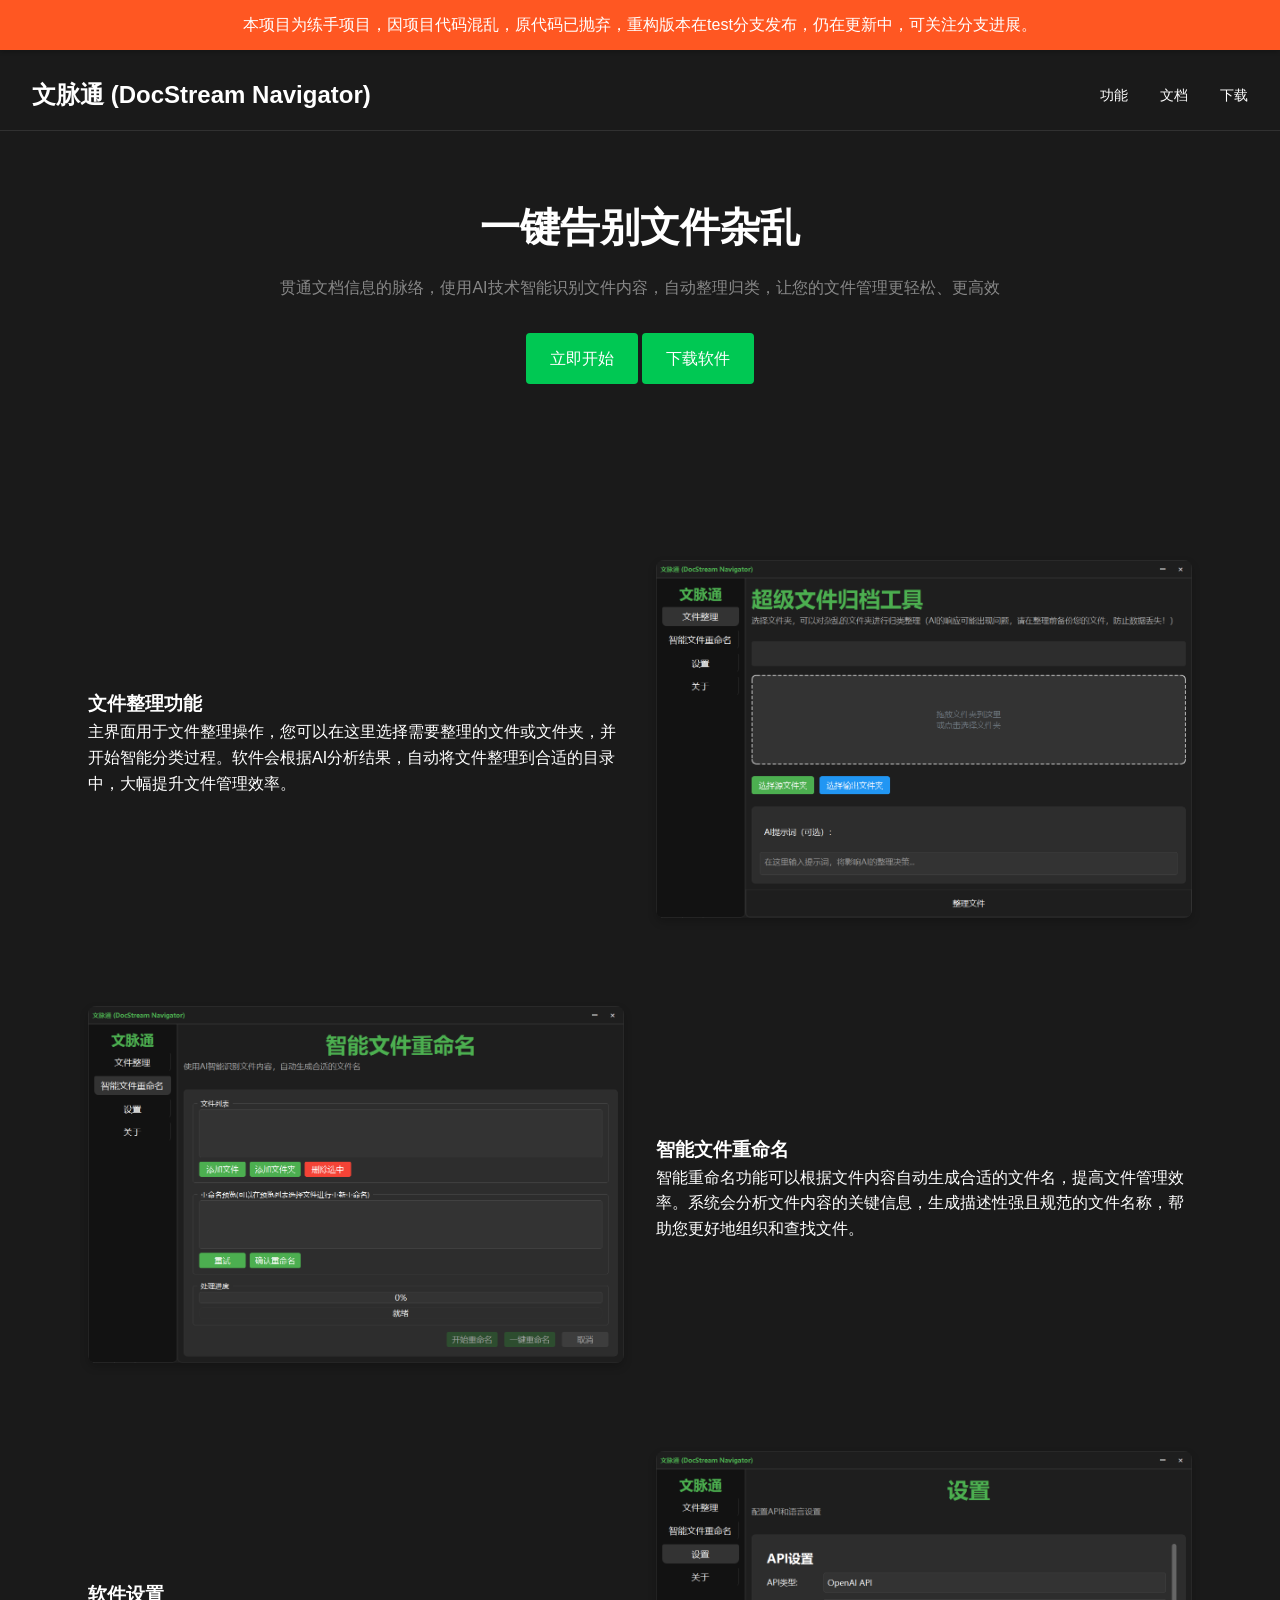
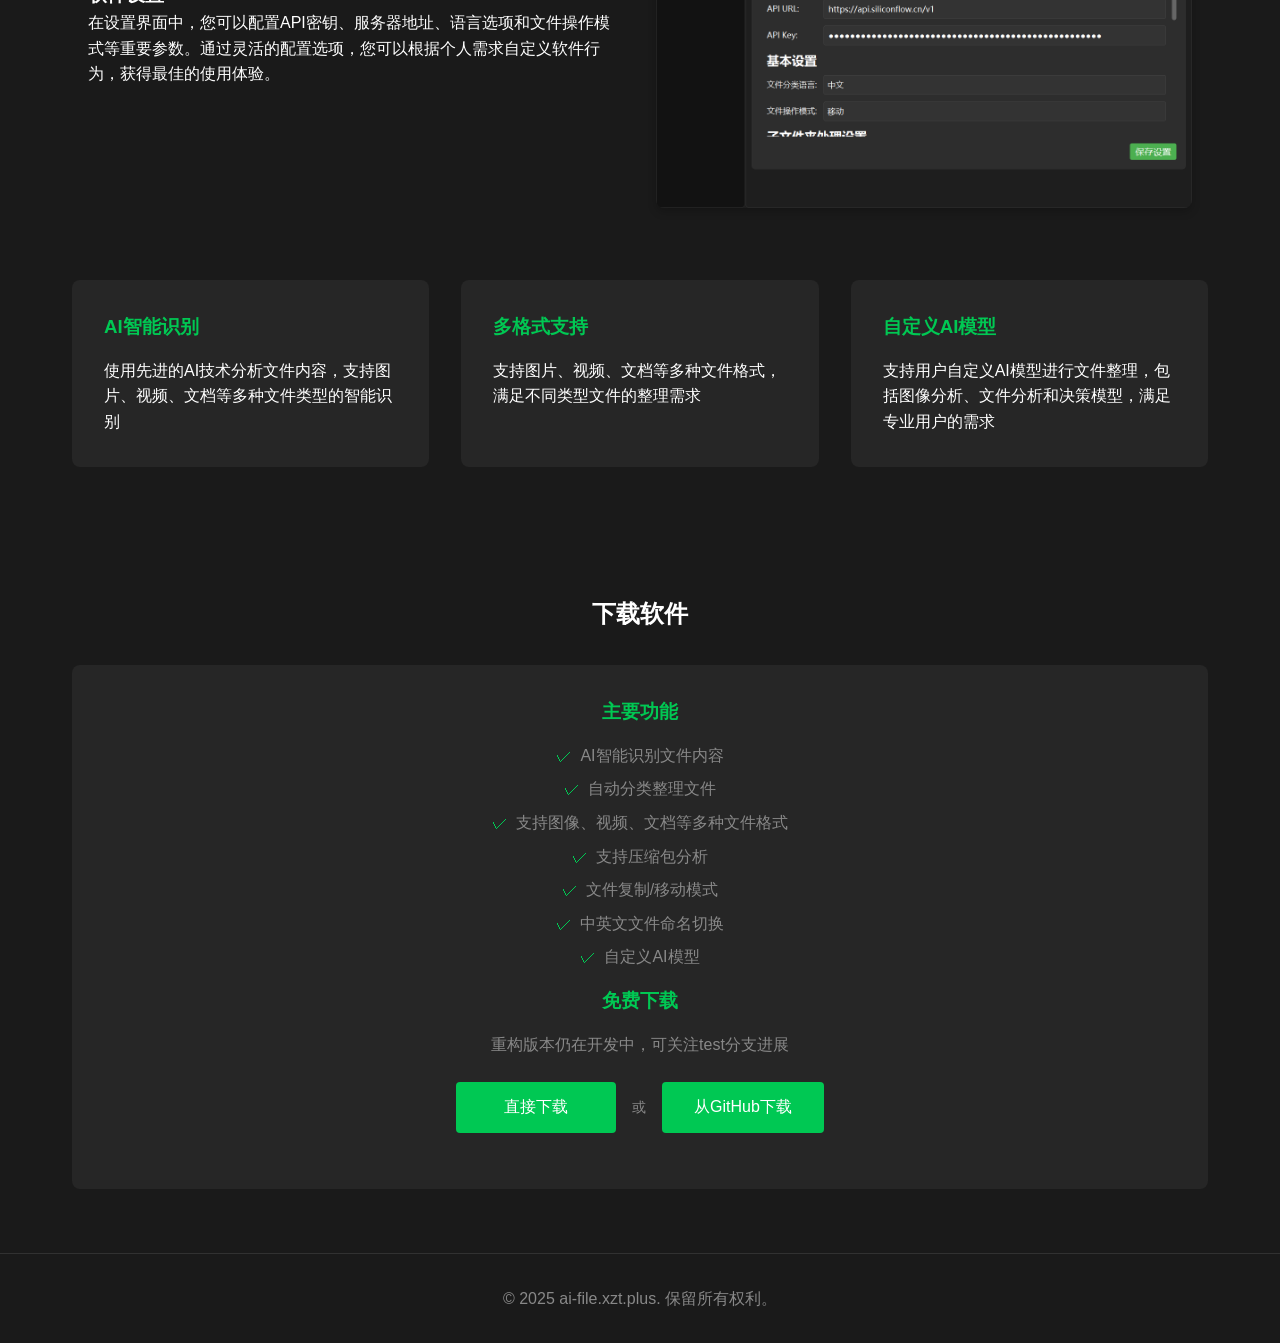
<file: index.html>
<!DOCTYPE html>
<html lang="zh-CN">
<head>
    <meta charset="UTF-8">
    <meta name="viewport" content="width=device-width, initial-scale=1.0">
    <title>文脉通 (DocStream Navigator) - 智能文件管理工具</title>
    
    <!-- SEO元数据 -->
    <meta name="description" content="文脉通是一款基于AI技术的智能文件管理工具，能自动识别文件内容，整理归类文件，支持多种文件格式，提高文件管理效率。">
    <meta name="keywords" content="文脉通,DocStream Navigator,文件管理,AI文件整理,智能文件分类,文件重命名,文件整理软件">
    
    <!-- Open Graph / Facebook -->
    <meta property="og:type" content="website">
    <meta property="og:url" content="http://ai-file.xzt.plus/">
    <meta property="og:title" content="文脉通 (DocStream Navigator) - 智能文件管理工具">
    <meta property="og:description" content="使用AI技术智能识别文件内容，自动整理归类，让您的文件管理更轻松、更高效。">
    <meta property="og:image" content="img/001.png">
    
    <!-- Twitter -->
    <meta name="twitter:card" content="summary_large_image">
    <meta name="twitter:url" content="http://ai-file.xzt.plus/">
    <meta name="twitter:title" content="文脉通 (DocStream Navigator) - 智能文件管理工具">
    <meta name="twitter:description" content="使用AI技术智能识别文件内容，自动整理归类，让您的文件管理更轻松、更高效。">
    <meta name="twitter:image" content="img/001.png">
    
    <!-- 规范链接 -->
    <link rel="canonical" href="http://ai-file.xzt.plus/">
    
    <!-- 针对Bing和Google的特殊元标签 -->
    <meta name="msvalidate.01" content="168AEA7523B6DC86A93EAF3C5FD62676">
    <meta name="google-site-verification" content="dx8zsT9sKew0cvrlHzp0NSkagoOidwoOOoWjsplLcWs">
    <style>
        :root {
            --primary-color: #00c853;
            --bg-dark: #1a1a1a;
            --text-light: #ffffff;
            --text-gray: #888888;
        }

        * {
            margin: 0;
            padding: 0;
            box-sizing: border-box;
        }

        body {
            font-family: -apple-system, BlinkMacSystemFont, 'Segoe UI', Roboto, Oxygen, Ubuntu, Cantarell, sans-serif;
            background-color: var(--bg-dark);
            color: var(--text-light);
            line-height: 1.6;
            padding-top: 60px;
        }

        /* 顶部通知样式 */
        .top-notification {
            position: fixed;
            top: 0;
            left: 0;
            width: 100%;
            background-color: #ff5722;
            color: white;
            text-align: center;
            padding: 12px 20px;
            z-index: 1000;
            font-weight: 500;
            box-shadow: 0 2px 4px rgba(0,0,0,0.2);
        }

        .header {
            padding: 1rem 2rem;
            display: flex;
            justify-content: space-between;
            align-items: center;
            border-bottom: 1px solid rgba(255, 255, 255, 0.1);
        }

        .logo {
            display: flex;
            align-items: center;
            gap: 0.5rem;
            font-size: 1.5rem;
            font-weight: bold;
            color: var(--text-light);
            text-decoration: none;
        }

        .nav-links {
            display: flex;
            gap: 2rem;
        }

        .nav-links a {
            color: var(--text-light);
            text-decoration: none;
            font-size: 0.9rem;
        }

        /* 响应式导航栏 */
        .menu-toggle {
            display: none;
            flex-direction: column;
            cursor: pointer;
            gap: 5px;
        }

        .menu-toggle span {
            width: 25px;
            height: 3px;
            background: var(--text-light);
            transition: all 0.3s;
        }

        @media (max-width: 768px) {
            .nav-links {
                display: none;
                flex-direction: column;
                position: absolute;
                top: 60px;
                right: 2rem;
                background: var(--bg-dark);
                padding: 1rem;
                border-radius: 4px;
                border: 1px solid rgba(255, 255, 255, 0.1);
            }

            .nav-links.active {
                display: flex;
            }

            .menu-toggle {
                display: flex;
            }
        }

        .hero {
            padding: 4rem 2rem;
            text-align: center;
            max-width: 1200px;
            margin: 0 auto;
        }

        .hero h1 {
            font-size: 2.5rem;
            margin-bottom: 1rem;
        }

        .hero p {
            color: var(--text-gray);
            margin-bottom: 2rem;
        }

        .features {
            padding: 4rem 2rem;
            max-width: 1200px;
            margin: 0 auto;
        }

        .feature-grid {
            display: grid;
            grid-template-columns: repeat(auto-fit, minmax(300px, 1fr));
            gap: 2rem;
            margin-top: 2rem;
        }

        .feature-card {
            background: rgba(255, 255, 255, 0.05);
            padding: 2rem;
            border-radius: 8px;
        }

        .feature-card h3 {
            color: var(--primary-color);
            margin-bottom: 1rem;
        }

        .pricing {
            padding: 4rem 2rem;
            max-width: 1200px;
            margin: 0 auto;
            text-align: center;
        }

        .pricing-grid {
            display: grid;
            grid-template-columns: repeat(auto-fit, minmax(250px, 1fr));
            gap: 2rem;
            margin-top: 2rem;
        }

        .pricing-card {
            background: rgba(255, 255, 255, 0.05);
            padding: 2rem;
            border-radius: 8px;
        }

        .pricing-card h3 {
            color: var(--primary-color);
            margin-bottom: 1rem;
        }

        .feature-list {
            list-style: none;
            margin: 1rem 0;
        }

        .feature-list li {
            margin: 0.5rem 0;
            color: var(--text-gray);
        }

        .feature-list li::before {
            content: '✓';
            color: var(--primary-color);
            margin-right: 0.5rem;
        }

        .btn {
            display: inline-block;
            padding: 0.8rem 1.5rem;
            background-color: var(--primary-color);
            color: var(--text-light);
            text-decoration: none;
            border-radius: 4px;
            font-weight: 500;
            transition: background-color 0.3s;
        }

        .btn:hover {
            background-color: #00a844;
        }

        .download-buttons {
            display: flex;
            flex-direction: column;
            gap: 1rem;
            align-items: center;
            margin: 1.5rem 0;
        }

        .download-buttons .btn {
            min-width: 160px;
            text-align: center;
            padding: 0.8rem 2rem;
        }

        .or-text {
            color: var(--text-gray);
            font-size: 0.9rem;
            padding: 0 1rem;
        }

        @media (min-width: 768px) {
            .download-buttons {
                flex-direction: row;
                justify-content: center;
                gap: 0;
            }
        }

        .footer {
            padding: 2rem;
            text-align: center;
            color: var(--text-gray);
            border-top: 1px solid rgba(255, 255, 255, 0.1);
        }
    </style>
</head>
<body>
    <div class="top-notification">
        本项目为练手项目，因项目代码混乱，原代码已抛弃，重构版本在test分支发布，仍在更新中，可关注分支进展。
    </div>

    <header class="header">
        <a href="/" class="logo">
            <span>文脉通 (DocStream Navigator)</span>
        </a>
        <div class="menu-toggle" onclick="toggleMenu()">
            <span></span>
            <span></span>
            <span></span>
        </div>
        <nav class="nav-links">
            <a href="#features">功能</a>
            <a href="docs.html">文档</a>
            <a href="#download">下载</a>
        </nav>
    </header>

    <script>
        function toggleMenu() {
            const nav = document.querySelector('.nav-links');
            nav.classList.toggle('active');
        }
    </script>

    <section class="hero">
        <h1>一键告别文件杂乱</h1>
        <p>贯通文档信息的脉络，使用AI技术智能识别文件内容，自动整理归类，让您的文件管理更轻松、更高效</p>
        <a href="docs.html" class="btn">立即开始</a>
        <a href="#download" class="btn">下载软件</a>
    </section>

    <section class="features" id="features">
        <!-- <h2>界面预览</h2> -->
        <style>
            .screenshot-container {
                margin: 2rem 0;
            }
            
            .screenshot-row {
                display: flex;
                align-items: center;
                margin-bottom: 3rem;
                flex-wrap: wrap;
            }
            
            .screenshot-info {
                flex: 1;
                min-width: 300px;
                padding: 1rem;
            }
            
            .screenshot-image {
                flex: 1;
                min-width: 300px;
                padding: 1rem;
            }
            
            .screenshot-image img {
                max-width: 100%;
                height: auto;
                border-radius: 8px;
                box-shadow: 0 4px 8px rgba(0,0,0,0.2);
            }
            
            @media (max-width: 768px) {
                .screenshot-row {
                    flex-direction: column;
                }
                
                .screenshot-row.reverse {
                    flex-direction: column-reverse;
                }
            }
        </style>
        
        <div class="screenshot-container">
            <!-- 第一行：文字在左，图片在右 -->
            <div class="screenshot-row">
                <div class="screenshot-info">
                    <h3>文件整理功能</h3>
                    <p>主界面用于文件整理操作，您可以在这里选择需要整理的文件或文件夹，并开始智能分类过程。软件会根据AI分析结果，自动将文件整理到合适的目录中，大幅提升文件管理效率。</p>
                </div>
                <div class="screenshot-image">
                    <img src="img/001.png" alt="文件整理功能界面">
                </div>
            </div>
            
            <!-- 第二行：图片在左，文字在右 -->
            <div class="screenshot-row reverse">
                <div class="screenshot-image">
                    <img src="img/002.png" alt="智能文件重命名界面">
                </div>
                <div class="screenshot-info">
                    <h3>智能文件重命名</h3>
                    <p>智能重命名功能可以根据文件内容自动生成合适的文件名，提高文件管理效率。系统会分析文件内容的关键信息，生成描述性强且规范的文件名称，帮助您更好地组织和查找文件。</p>
                </div>
            </div>
            
            <!-- 第三行：文字在左，图片在右 -->
            <div class="screenshot-row">
                <div class="screenshot-info">
                    <h3>软件设置</h3>
                    <p>在设置界面中，您可以配置API密钥、服务器地址、语言选项和文件操作模式等重要参数。通过灵活的配置选项，您可以根据个人需求自定义软件行为，获得最佳的使用体验。</p>
                </div>
                <div class="screenshot-image">
                    <img src="img/003.png" alt="软件设置界面">
                </div>
            </div>
        </div>
        <div class="feature-grid">
            <div class="feature-card">
                <h3>AI智能识别</h3>
                <p>使用先进的AI技术分析文件内容，支持图片、视频、文档等多种文件类型的智能识别</p>
            </div>
            <div class="feature-card">
                <h3>多格式支持</h3>
                <p>支持图片、视频、文档等多种文件格式，满足不同类型文件的整理需求</p>
            </div>
            <div class="feature-card">
                <h3>自定义AI模型</h3>
                <p>支持用户自定义AI模型进行文件整理，包括图像分析、文件分析和决策模型，满足专业用户的需求</p>
            </div>
        </div>
    </section>

    <section class="pricing" id="download">
        <h2>下载软件</h2>
        <div class="pricing-grid">
            <div class="pricing-card">
                <h3>主要功能</h3>
                <ul class="feature-list">
                    <li>AI智能识别文件内容</li>
                    <li>自动分类整理文件</li>
                    <li>支持图像、视频、文档等多种文件格式</li>
                    <li>支持压缩包分析</li>
                    <li>文件复制/移动模式</li>
                    <li>中英文文件命名切换</li>
                    <li>自定义AI模型</li>
                </ul>
                <h3>免费下载</h3>
                <p style="color: var(--text-gray); margin: 1rem 0;">重构版本仍在开发中，可关注test分支进展</p>
                <div class="download-buttons">
                    <a href="dist/文脉通.exe" class="btn">直接下载</a>
                    <span class="or-text">或</span>
                    <a href="https://github.com/LoosePrince/AI-File/releases/latest" class="btn">从GitHub下载</a>
                </div>
            </div>
        </div>
    </section>

    <footer class="footer">
        <p>© 2025 <a href="http://ai-file.xzt.plus" style="color: var(--text-gray); text-decoration: none;">ai-file.xzt.plus</a>. 保留所有权利。</p>
    </footer>
</body>
</html>
</file>
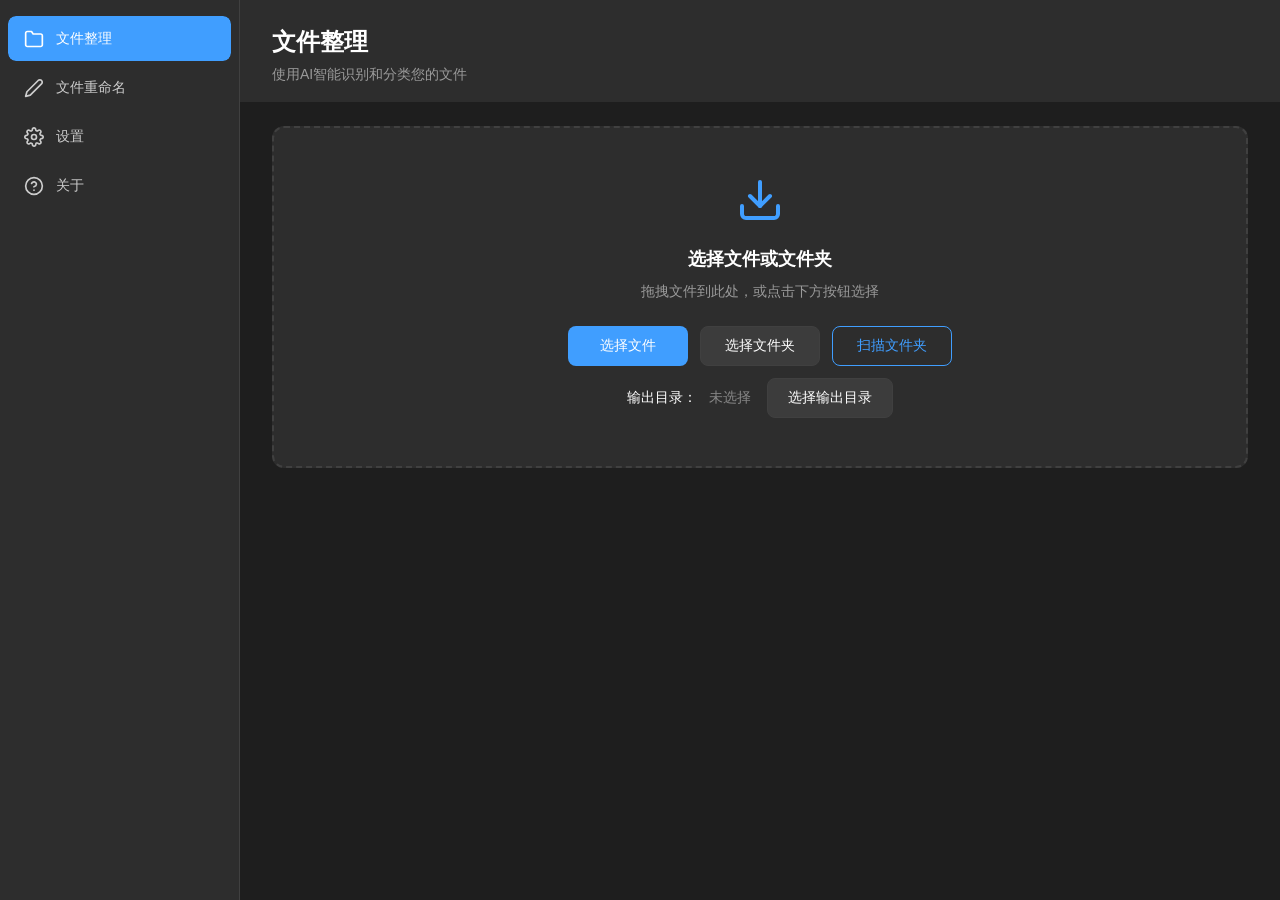
<file: code/src/ui/index.html>
<!DOCTYPE html>
<html lang="zh-CN">
<head>
    <meta charset="UTF-8">
    <meta name="viewport" content="width=device-width, initial-scale=1.0">
    <title>文脉通 - DocStream Navigator</title>
    <link rel="stylesheet" href="style.css">
</head>
<body>
    <!-- 自定义标题栏 -->
    <div class="titlebar">
        <div class="titlebar-content">
            <div class="titlebar-left">
                <div class="app-icon">
                    <svg width="20" height="20" viewBox="0 0 24 24" fill="none" xmlns="http://www.w3.org/2000/svg">
                        <path d="M14 2H6C4.9 2 4 2.9 4 4V20C4 21.1 4.89 22 5.99 22H18C19.1 22 20 21.1 20 20V8L14 2Z" stroke="currentColor" stroke-width="2" stroke-linecap="round" stroke-linejoin="round" fill="rgba(255,255,255,0.1)"/>
                        <path d="M14 2L14 8L20 8" stroke="currentColor" stroke-width="2" stroke-linecap="round" stroke-linejoin="round"/>
                        <path d="M16 13L8 13" stroke="currentColor" stroke-width="2" stroke-linecap="round"/>
                        <path d="M16 17L8 17" stroke="currentColor" stroke-width="2" stroke-linecap="round"/>
                        <path d="M10 9L8 9" stroke="currentColor" stroke-width="2" stroke-linecap="round"/>
                    </svg>
                </div>
                <span class="app-title">文脉通</span>
            </div>
            <div class="titlebar-right">
                <button class="titlebar-btn minimize-btn" onclick="minimizeWindow()">
                    <svg width="14" height="14" viewBox="0 0 24 24" fill="none">
                        <path d="M6 12L18 12" stroke="currentColor" stroke-width="2" stroke-linecap="round"/>
                    </svg>
                </button>
                <button class="titlebar-btn maximize-btn" onclick="toggleMaximize()">
                    <svg width="14" height="14" viewBox="0 0 24 24" fill="none">
                        <path d="M8 3H5C3.89543 3 3 3.89543 3 5V8M21 8V5C21 3.89543 20.1046 3 19 3H16M16 21H19C20.1046 21 21 20.1046 21 19V16M3 16V19C3 20.1046 3.89543 21 5 21H8" stroke="currentColor" stroke-width="2" stroke-linecap="round" stroke-linejoin="round"/>
                    </svg>
                </button>
                <button class="titlebar-btn close-btn" onclick="closeWindow()">
                    <svg width="14" height="14" viewBox="0 0 24 24" fill="none">
                        <path d="M18 6L6 18M6 6L18 18" stroke="currentColor" stroke-width="2" stroke-linecap="round" stroke-linejoin="round"/>
                    </svg>
                </button>
            </div>
        </div>
    </div>

    <!-- 主应用容器 -->
    <div class="app-container">
        <!-- 侧边栏 -->
        <aside class="sidebar">
            <nav class="sidebar-nav">
                <ul class="nav-list">
                    <li class="nav-item active" data-page="file-organize">
                        <a href="#" class="nav-link">
                            <svg class="nav-icon" width="20" height="20" viewBox="0 0 24 24" fill="none">
                                <path d="M22 19C22 19.5304 21.7893 20.0391 21.4142 20.4142C21.0391 20.7893 20.5304 21 20 21H4C3.46957 21 2.96086 20.7893 2.58579 20.4142C2.21071 20.0391 2 19.5304 2 19V5C2 4.46957 2.21071 3.96086 2.58579 3.58579C2.96086 3.21071 3.46957 3 4 3H9L11 6H20C20.5304 6 21.0391 6.21071 21.4142 6.58579C21.7893 6.96086 22 7.46957 22 8V19Z" stroke="currentColor" stroke-width="2" stroke-linecap="round" stroke-linejoin="round"/>
                            </svg>
                            <span class="nav-text">文件整理</span>
                        </a>
                    </li>
                    <li class="nav-item" data-page="file-rename">
                        <a href="#" class="nav-link">
                            <svg class="nav-icon" width="20" height="20" viewBox="0 0 24 24" fill="none">
                                <path d="M17 3C17.2626 2.73735 17.5744 2.52901 17.9176 2.38687C18.2608 2.24473 18.6286 2.17157 19 2.17157C19.3714 2.17157 19.7392 2.24473 20.0824 2.38687C20.4256 2.52901 20.7374 2.73735 21 3C21.2626 3.26264 21.471 3.57444 21.6131 3.9176C21.7553 4.26077 21.8284 4.62856 21.8284 5C21.8284 5.37143 21.7553 5.73923 21.6131 6.08239C21.471 6.42555 21.2626 6.73735 21 7L7.5 20.5L2 22L3.5 16.5L17 3Z" stroke="currentColor" stroke-width="2" stroke-linecap="round" stroke-linejoin="round"/>
                            </svg>
                            <span class="nav-text">文件重命名</span>
                        </a>
                    </li>
                    <li class="nav-item" data-page="settings">
                        <a href="#" class="nav-link">
                            <svg class="nav-icon" width="20" height="20" viewBox="0 0 24 24" fill="none">
                                <circle cx="12" cy="12" r="3" stroke="currentColor" stroke-width="2"/>
                                <path d="M19.4 15C19.2669 15.3016 19.2272 15.6362 19.286 15.9606C19.3448 16.285 19.4995 16.5843 19.73 16.82L19.79 16.88C19.976 17.0657 20.1235 17.2863 20.2241 17.5291C20.3248 17.7719 20.3766 18.0322 20.3766 18.295C20.3766 18.5578 20.3248 18.8181 20.2241 19.0609C20.1235 19.3037 19.976 19.5243 19.79 19.71C19.6043 19.896 19.3837 20.0435 19.1409 20.1441C18.8981 20.2448 18.6378 20.2966 18.375 20.2966C18.1122 20.2966 17.8519 20.2448 17.6091 20.1441C17.3663 20.0435 17.1457 19.896 16.96 19.71L16.9 19.65C16.6643 19.4195 16.365 19.2648 16.0406 19.206C15.7162 19.1472 15.3816 19.1869 15.08 19.32C14.7842 19.4468 14.532 19.6572 14.3543 19.9255C14.1766 20.1938 14.0813 20.5082 14.08 20.83V21C14.08 21.5304 13.8693 22.0391 13.4942 22.4142C13.1191 22.7893 12.6104 23 12.08 23C11.5496 23 11.0409 22.7893 10.6658 22.4142C10.2907 22.0391 10.08 21.5304 10.08 21V20.91C10.0723 20.579 9.96512 20.258 9.77251 19.9887C9.5799 19.7194 9.31074 19.5143 9 19.4C8.69838 19.2669 8.36381 19.2272 8.03941 19.286C7.71502 19.3448 7.41568 19.4995 7.18 19.73L7.12 19.79C6.93425 19.976 6.71368 20.1235 6.47088 20.2241C6.22808 20.3248 5.96783 20.3766 5.705 20.3766C5.44217 20.3766 5.18192 20.3248 4.93912 20.2241C4.69632 20.1235 4.47575 19.976 4.29 19.79C4.10405 19.6043 3.95653 19.3837 3.85588 19.1409C3.75523 18.8981 3.70343 18.6378 3.70343 18.375C3.70343 18.1122 3.75523 17.8519 3.85588 17.6091C3.95653 17.3663 4.10405 17.1457 4.29 16.96L4.35 16.9C4.58054 16.6643 4.73519 16.365 4.794 16.0406C4.85282 15.7162 4.81312 15.3816 4.68 15.08C4.55324 14.7842 4.34276 14.532 4.07447 14.3543C3.80618 14.1766 3.49179 14.0813 3.17 14.08H3C2.46957 14.08 1.96086 13.8693 1.58579 13.4942C1.21071 13.1191 1 12.6104 1 12.08C1 11.5496 1.21071 11.0409 1.58579 10.6658C1.96086 10.2907 2.46957 10.08 3 10.08H3.09C3.42099 10.0723 3.742 9.96512 4.0113 9.77251C4.28059 9.5799 4.48572 9.31074 4.6 9C4.73312 8.69838 4.77282 8.36381 4.714 8.03941C4.65519 7.71502 4.50054 7.41568 4.27 7.18L4.21 7.12C4.02405 6.93425 3.87653 6.71368 3.77588 6.47088C3.67523 6.22808 3.62343 5.96783 3.62343 5.705C3.62343 5.44217 3.67523 5.18192 3.77588 4.93912C3.87653 4.69632 4.02405 4.47575 4.21 4.29C4.39575 4.10405 4.61632 3.95653 4.85912 3.85588C5.10192 3.75523 5.36217 3.70343 5.625 3.70343C5.88783 3.70343 6.14808 3.75523 6.39088 3.85588C6.63368 3.87653 6.85425 4.02405 7.04 4.21L7.1 4.35C7.33568 4.58054 7.63502 4.73519 7.95941 4.794C8.28381 4.85282 8.61838 4.81312 8.92 4.68H9C9.29577 4.55324 9.54802 4.34276 9.72569 4.07447C9.90337 3.80618 9.99872 3.49179 10 3.17V3C10 2.46957 10.2107 1.96086 10.5858 1.58579C10.9609 1.21071 11.4696 1 12 1C12.5304 1 13.0391 1.21071 13.4142 1.58579C13.7893 1.96086 14 2.46957 14 3V3.09C14.0013 3.41179 14.0966 3.72618 14.2743 3.99447C14.452 4.26276 14.7042 4.47324 15 4.6C15.3016 4.73312 15.6362 4.77282 15.9606 4.714C16.285 4.65519 16.5843 4.50054 16.82 4.27L16.88 4.21C17.0657 4.02405 17.2863 3.87653 17.5291 3.77588C17.7719 3.67523 18.0322 3.62343 18.295 3.62343C18.5578 3.62343 18.8181 3.67523 19.0609 3.77588C19.3037 3.87653 19.5243 4.02405 19.71 4.21C19.896 4.39575 20.0435 4.61632 20.1441 4.85912C20.2448 5.10192 20.2966 5.36217 20.2966 5.625C20.2966 5.88783 20.2448 6.14808 20.1441 6.39088C20.0435 6.63368 19.896 6.85425 19.71 7.04L19.65 7.1C19.4195 7.33568 19.2648 7.63502 19.206 7.95941C19.1472 8.28381 19.1869 8.61838 19.32 8.92V9C19.4468 9.29577 19.6572 9.54802 19.9255 9.72569C20.1938 9.90337 20.5082 9.99872 20.83 10H21C21.5304 10 22.0391 10.2107 22.4142 10.5858C22.7893 10.9609 23 11.4696 23 12C23 12.5304 22.7893 13.0391 22.4142 13.4142C22.0391 13.7893 21.5304 14 21 14H20.91C20.5882 14.0013 20.2738 14.0966 20.0055 14.2743C19.7372 14.452 19.5268 14.7042 19.4 15Z" stroke="currentColor" stroke-width="2" stroke-linecap="round" stroke-linejoin="round"/>
                            </svg>
                            <span class="nav-text">设置</span>
                        </a>
                    </li>
                    <li class="nav-item" data-page="about">
                        <a href="#" class="nav-link">
                            <svg class="nav-icon" width="20" height="20" viewBox="0 0 24 24" fill="none">
                                <circle cx="12" cy="12" r="10" stroke="currentColor" stroke-width="2"/>
                                <path d="M9.09 9C9.3251 8.33167 9.78915 7.7681 10.4 7.40913C11.0108 7.05016 11.7289 6.91894 12.4272 7.03871C13.1255 7.15849 13.7588 7.52152 14.2151 8.06353C14.6713 8.60553 14.9211 9.29152 14.92 10C14.92 12 11.92 13 11.92 13" stroke="currentColor" stroke-width="2" stroke-linecap="round" stroke-linejoin="round"/>
                                <path d="M12 17H12.01" stroke="currentColor" stroke-width="2" stroke-linecap="round" stroke-linejoin="round"/>
                            </svg>
                            <span class="nav-text">关于</span>
                        </a>
                    </li>
                </ul>
            </nav>
        </aside>

        <!-- 主内容区域 -->
        <main class="main-content">
            <!-- 文件整理页面 -->
            <div id="file-organize" class="page active">
                <div class="page-header">
                    <h1 class="page-title">文件整理</h1>
                    <p class="page-description">使用AI智能识别和分类您的文件</p>
                </div>
                
                <div class="content-wrapper">
                    <!-- 文件选择区域 -->
                    <div class="file-selection-area">
                        <div class="upload-area" id="uploadArea">
                            <div class="upload-content">
                                <div class="upload-icon">
                                    <svg width="48" height="48" viewBox="0 0 24 24" fill="none">
                                        <path d="M21 15V19C21 19.5304 20.7893 20.0391 20.4142 20.4142C20.0391 20.7893 19.5304 21 19 21H5C4.46957 21 3.96086 20.7893 3.58579 20.4142C3.21071 20.0391 3 19.5304 3 19V15" stroke="currentColor" stroke-width="2" stroke-linecap="round" stroke-linejoin="round"/>
                                        <path d="M7 10L12 15L17 10" stroke="currentColor" stroke-width="2" stroke-linecap="round" stroke-linejoin="round"/>
                                        <path d="M12 15V3" stroke="currentColor" stroke-width="2" stroke-linecap="round" stroke-linejoin="round"/>
                                    </svg>
                                </div>
                                <h3>选择文件或文件夹</h3>
                                <p>拖拽文件到此处，或点击下方按钮选择</p>
                                <div class="upload-buttons">
                                    <button class="btn btn-primary" id="selectFilesBtn">选择文件</button>
                                    <button class="btn btn-secondary" id="selectFolderBtn">选择文件夹</button>
                                    <button class="btn btn-outline" id="scanFolderBtn">扫描文件夹</button>
                                </div>
                                
                                <div class="output-selection" style="margin-top: 12px;">
                                    <div class="output-row">
                                        <span style="margin-right: 8px;">输出目录：</span>
                                        <span id="selectedOutputDir" style="color:#888;margin-right:12px;">未选择</span>
                                        <button class="btn btn-secondary" id="selectOutputDirBtn">选择输出目录</button>
                                    </div>
                                </div>
                            </div>
                        </div>
                        
                        <!-- 文件夹扫描选项 -->
                        <div class="scan-options" id="scanOptions" style="display: none;">
                            <div class="scan-controls">
                                <label>
                                    <input type="checkbox" id="recursiveScan"> 递归扫描子文件夹
                                </label>
                                <label>
                                    文件类型过滤:
                                    <select id="fileTypeFilter">
                                        <option value="">所有文件</option>
                                        <option value="images">图像文件</option>
                                        <option value="videos">视频文件</option>
                                        <option value="documents">文档文件</option>
                                        <option value="archives">压缩文件</option>
                                    </select>
                                </label>
                                <button class="btn btn-primary" id="startScanBtn">开始扫描</button>
                            </div>
                        </div>
                    </div>
                    
                    <!-- 文件列表显示区域 -->
                    <div class="file-display-area" id="fileDisplayArea" style="display: none;">
                        <div class="file-display-header">
                            <div class="file-stats">
                                <span id="fileCount">已选择 0 个文件</span>
                                <span id="totalSize">总大小: 0 B</span>
                            </div>
                            <div class="file-actions">
                                <button class="btn btn-secondary" id="selectAllBtn">全选</button>
                                <button class="btn btn-secondary" id="deselectAllBtn">取消全选</button>
                                <button class="btn btn-danger" id="clearFilesBtn">清空列表</button>
                                <button class="btn btn-primary" id="startProcessingBtn" style="display: none;">开始整理</button>
                            </div>
                        </div>
                        
                        <div class="file-list-container">
                            <div class="file-list" id="selectedFilesList">
                                <!-- 文件列表将在这里动态生成 -->
                            </div>
                        </div>
                    </div>
                    

                    
                    <!-- 处理进度区域 -->
                    <div class="processing-panel" id="processingPanel" style="display: none;">
                        <div class="panel-header">
                            <h3>处理进度</h3>
                            <div class="progress-info">
                                <span id="progressText">准备中...</span>
                                <span id="progressPercent">0%</span>
                            </div>
                        </div>
                        <div class="progress-bar">
                            <div class="progress-fill" id="progressFill"></div>
                        </div>
                        <div class="processing-file-list" id="processingFileList"></div>
                        <div class="processing-actions">
                            <button class="btn btn-secondary" id="pauseBtn">暂停</button>
                            <button class="btn btn-secondary" id="resumeBtn" style="display: none;">继续</button>
                            <button class="btn btn-danger" id="cancelBtn">取消</button>
                        </div>
                    </div>
                    
                    <!-- 结果显示区域 -->
                    <div class="result-area" id="resultArea" style="display: none;">
                        <div class="result-header">
                            <h3>整理完成</h3>
                            <div class="result-stats" id="resultStats"></div>
                        </div>
                        <div class="result-actions">
                            <button class="btn btn-secondary" id="viewResultBtn">查看结果</button>
                            <button class="btn btn-primary" id="newTaskBtn">开始新任务</button>
                        </div>
                    </div>
                </div>
            </div>

            <!-- 文件重命名页面 -->
            <div id="file-rename" class="page">
                <div class="page-header">
                    <h1 class="page-title">文件重命名</h1>
                    <p class="page-description">基于文件内容智能生成新的文件名</p>
                </div>
                
                <div class="content-wrapper">
                    <!-- 文件选择区域 -->
                    <div class="rename-selection-area">
                        <div class="upload-area" id="renameUploadArea">
                            <div class="upload-content">
                                <div class="upload-icon">
                                    <svg width="48" height="48" viewBox="0 0 24 24" fill="none">
                                        <path d="M17 3C17.2626 2.73735 17.5744 2.52901 17.9176 2.38687C18.2608 2.24473 18.6286 2.17157 19 2.17157C19.3714 2.17157 19.7392 2.24473 20.0824 2.38687C20.4256 2.52901 20.7374 2.73735 21 3C21.2626 3.26264 21.471 3.57444 21.6131 3.9176C21.7553 4.26077 21.8284 4.62856 21.8284 5C21.8284 5.37143 21.7553 5.73923 21.6131 6.08239C21.471 6.42555 21.2626 6.73735 21 7L7.5 20.5L2 22L3.5 16.5L17 3Z" stroke="currentColor" stroke-width="2" stroke-linecap="round" stroke-linejoin="round"/>
                                    </svg>
                                </div>
                                <h3>选择要重命名的文件</h3>
                                <p>支持图片、文档、视频等多种文件类型</p>
                                <div class="upload-buttons">
                                    <button class="btn btn-primary" id="selectRenameFilesBtn">选择文件</button>
                                    <button class="btn btn-secondary" id="selectRenameFolderBtn">选择文件夹</button>
                                </div>
                            </div>
                        </div>
                    </div>
                    
                    <!-- 重命名文件列表 -->
                    <div class="rename-display-area" id="renameDisplayArea" style="display: none;">
                        <div class="rename-header">
                            <div class="rename-stats">
                                <span id="renameFileCount">已选择 0 个文件</span>
                            </div>
                            <div class="rename-actions">
                                <button class="btn btn-secondary" id="previewAllBtn">预览全部</button>
                                <button class="btn btn-outline" id="generateAllNamesBtn">AI批量生成</button>
                                <button class="btn btn-primary" id="applyAllRenamesBtn">应用全部重命名</button>
                            </div>
                        </div>
                        
                        <div class="rename-list-container">
                            <div class="rename-file-list" id="renameFilesList">
                                <!-- 重命名文件列表将在这里动态生成 -->
                            </div>
                        </div>
                    </div>
                    
                    <!-- 重命名进度 -->
                    <div class="rename-progress-panel" id="renameProgressPanel" style="display: none;">
                        <div class="panel-header">
                            <h3>重命名进度</h3>
                            <div class="progress-info">
                                <span id="renameProgressText">准备中...</span>
                                <span id="renameProgressPercent">0%</span>
                            </div>
                        </div>
                        <div class="progress-bar">
                            <div class="progress-fill" id="renameProgressFill"></div>
                        </div>
                        <div class="rename-log" id="renameLog"></div>
                    </div>
                </div>
            </div>
            
            <!-- 重命名对话框 -->
            <div id="renameDialog" class="modal-overlay" style="display: none;">
                <div class="modal-container">
                    <div class="modal-header">
                        <h3>重命名文件</h3>
                        <button class="modal-close" onclick="closeRenameDialog()">
                            <svg width="20" height="20" viewBox="0 0 24 24" fill="none">
                                <path d="M18 6L6 18M6 6L18 18" stroke="currentColor" stroke-width="2" stroke-linecap="round" stroke-linejoin="round"/>
                            </svg>
                        </button>
                    </div>
                    <div class="modal-content" id="renameDialogContent">
                        <!-- 对话框内容将在这里动态生成 -->
                    </div>
                </div>
            </div>

            <!-- 目标路径编辑对话框 -->
            <div id="pathEditDialog" class="modal-overlay" style="display: none;">
                <div class="modal-container">
                    <div class="modal-header">
                        <h3>编辑目标路径</h3>
                        <button class="modal-close" onclick="document.getElementById('pathEditDialog').style.display='none'">
                            <svg width="20" height="20" viewBox="0 0 24 24" fill="none">
                                <path d="M18 6L6 18M6 6L18 18" stroke="currentColor" stroke-width="2" stroke-linecap="round" stroke-linejoin="round"/>
                            </svg>
                        </button>
                    </div>
                    <div class="modal-content">
                        <div class="input-group">
                            <label for="pathEditInput">相对目标路径（相对于输出目录）</label>
                            <input type="text" id="pathEditInput" placeholder="例如：分类/子类">
                        </div>
                        <div class="dialog-actions">
                            <button class="btn btn-secondary" onclick="(function(){var d=document.getElementById('pathEditDialog'); if(d){d.style.display='none';}})()">取消</button>
                            <button class="btn btn-primary" onclick="(function(){ if(window.app && typeof window.app.confirmEditTargetPath==='function'){ window.app.confirmEditTargetPath(); } })()">确定</button>
                        </div>
                    </div>
                </div>
            </div>
            
            <!-- 文件预览对话框 -->
            <div id="previewDialog" class="modal-overlay" style="display: none;">
                <div class="modal-container preview-modal">
                    <div class="modal-header">
                        <h3>文件预览</h3>
                        <button class="modal-close" onclick="closePreviewDialog()">
                            <svg width="20" height="20" viewBox="0 0 24 24" fill="none">
                                <path d="M18 6L6 18M6 6L18 18" stroke="currentColor" stroke-width="2" stroke-linecap="round" stroke-linejoin="round"/>
                            </svg>
                        </button>
                    </div>
                    <div class="modal-content" id="previewDialogContent">
                        <!-- 预览内容将在这里动态生成 -->
                    </div>
                </div>
            </div>

            <!-- 设置页面 -->
            <div id="settings" class="page">
                <div class="page-header">
                    <h1 class="page-title">设置</h1>
                    <p class="page-description">配置API密钥和应用参数</p>
                </div>
                
                <div class="content-wrapper">
                    <div class="settings-container">
                        <form id="settingsForm" class="settings-form">
                            <!-- API设置 -->
                            <div class="settings-section">
                                <h3 class="section-title">API 配置</h3>
                                <div class="form-group">
                                    <label for="apiKey">API 密钥</label>
                                    <input type="password" id="apiKey" name="api_key" placeholder="请输入您的API密钥">
                                    <button type="button" class="toggle-password" onclick="togglePasswordVisibility('apiKey')">
                                        <svg width="20" height="20" viewBox="0 0 24 24" fill="none">
                                            <path d="M1 12S5 4 12 4S23 12 23 12S19 20 12 20S1 12 1 12Z" stroke="currentColor" stroke-width="2"/>
                                            <circle cx="12" cy="12" r="3" stroke="currentColor" stroke-width="2"/>
                                        </svg>
                                    </button>
                                </div>
                                <div class="form-group">
                                    <label for="apiUrl">API 地址</label>
                                    <input type="url" id="apiUrl" name="api_url" placeholder="https://api.siliconflow.cn/v1">
                                </div>
                                <div class="form-group">
                                    <label for="apiType">API 类型</label>
                                    <select id="apiType" name="api_type">
                                        <option value="OpenAI API">OpenAI API</option>
                                        <option value="Ollama API">Ollama API</option>
                                    </select>
                                </div>
                            </div>

                            <!-- 基本设置 -->
                            <div class="settings-section">
                                <h3 class="section-title">基本设置</h3>
                                <div class="form-group">
                                    <label for="language">界面语言</label>
                                    <select id="language" name="language">
                                        <option value="CN">中文</option>
                                        <option value="EN">English</option>
                                    </select>
                                </div>
                                <div class="form-group">
                                    <label for="fileOperation">文件操作模式</label>
                                    <select id="fileOperation" name="file_operation">
                                        <option value="copy">复制</option>
                                        <option value="move">移动</option>
                                    </select>
                                </div>
                                <div class="form-group">
                                    <label for="threadCount">并发线程数</label>
                                    <input type="number" id="threadCount" name="thread_count" min="1" max="16" value="8">
                                </div>
                            </div>

                            <!-- AI模型设置 -->
                            <div class="settings-section">
                                <h3 class="section-title">AI 模型配置</h3>
                                <div class="form-group">
                                    <label for="imageAnalysisModel">图像分析模型</label>
                                    <input type="text" id="imageAnalysisModel" name="image_analysis_model" placeholder="Pro/Qwen/Qwen2-VL-7B-Instruct">
                                </div>
                                <div class="form-group">
                                    <label for="fileAnalysisModel">文件分析模型</label>
                                    <input type="text" id="fileAnalysisModel" name="file_analysis_model" placeholder="Pro/deepseek-ai/DeepSeek-R1-Distill-Qwen-7B">
                                </div>
                                <div class="form-group">
                                    <label for="decisionModel">决策模型</label>
                                    <input type="text" id="decisionModel" name="decision_model" placeholder="deepseek-ai/DeepSeek-R1-Distill-Qwen-32B">
                                </div>
                                <div class="form-group checkbox-group">
                                    <input type="checkbox" id="enableVideoAnalysis" name="enable_video_analysis">
                                    <label for="enableVideoAnalysis">启用视频分析</label>
                                </div>
                                <div class="form-group">
                                    <label for="videoAnalysisModel">视频分析模型</label>
                                    <input type="text" id="videoAnalysisModel" name="video_analysis_model" placeholder="Pro/Qwen/Qwen2-VL-7B-Instruct">
                                </div>
                            </div>

                            <!-- 日志设置 -->
                            <div class="settings-section">
                                <h3 class="section-title">日志配置</h3>
                                <div class="form-group">
                                    <label for="logLevel">日志级别</label>
                                    <select id="logLevel" name="log_level">
                                        <option value="DEBUG">调试 (DEBUG)</option>
                                        <option value="INFO">信息 (INFO)</option>
                                        <option value="WARNING">警告 (WARNING)</option>
                                        <option value="ERROR">错误 (ERROR)</option>
                                        <option value="CRITICAL">严重 (CRITICAL)</option>
                                    </select>
                                </div>
                                <div class="form-group">
                                    <label for="consoleLogLevel">控制台日志级别</label>
                                    <select id="consoleLogLevel" name="console_log_level">
                                        <option value="DEBUG">调试 (DEBUG)</option>
                                        <option value="INFO">信息 (INFO)</option>
                                        <option value="WARNING">警告 (WARNING)</option>
                                        <option value="ERROR">错误 (ERROR)</option>
                                        <option value="CRITICAL">严重 (CRITICAL)</option>
                                    </select>
                                </div>
                                <div class="form-group checkbox-group">
                                    <input type="checkbox" id="logToFile" name="log_to_file">
                                    <label for="logToFile">启用文件日志</label>
                                </div>
                                <div class="form-group checkbox-group">
                                    <input type="checkbox" id="logToConsole" name="log_to_console">
                                    <label for="logToConsole">启用控制台日志</label>
                                </div>
                                <div class="form-group">
                                    <label for="logFormat">日志格式</label>
                                    <select id="logFormat" name="log_format">
                                        <option value="simple">简单格式</option>
                                        <option value="detailed">详细格式</option>
                                    </select>
                                </div>
                                <div class="form-group">
                                    <label for="logFileSize">日志文件大小 (MB)</label>
                                    <input type="number" id="logFileSize" name="log_file_size" min="1" max="100" value="10">
                                </div>
                                <div class="form-group">
                                    <label for="logFileCount">保留日志文件数</label>
                                    <input type="number" id="logFileCount" name="log_file_count" min="1" max="20" value="5">
                                </div>
                                <div class="form-group">
                                    <label for="logDir">日志目录</label>
                                    <input type="text" id="logDir" name="log_dir" placeholder="logs" value="logs">
                                </div>
                            </div>

                            <div class="form-actions">
                                <button type="button" class="btn btn-secondary" id="resetBtn">重置</button>
                                <button type="submit" class="btn btn-primary">保存设置</button>
                            </div>
                        </form>
                    </div>
                </div>
            </div>

            <!-- 关于页面 -->
            <div id="about" class="page">
                <div class="page-header">
                    <h1 class="page-title">关于文脉通</h1>
                    <p class="page-description">DocStream Navigator - 智能文件整理工具</p>
                </div>
                
                <div class="content-wrapper">
                    <div class="about-content">
                        <div class="app-info">
                            <div class="app-logo">
                                <svg width="64" height="64" viewBox="0 0 24 24" fill="none">
                                    <path d="M14 2H6C4.9 2 4 2.9 4 4V20C4 21.1 4.89 22 5.99 22H18C19.1 22 20 21.1 20 20V8L14 2Z" stroke="currentColor" stroke-width="2" stroke-linecap="round" stroke-linejoin="round" fill="rgba(64,158,255,0.1)"/>
                                    <path d="M14 2L14 8L20 8" stroke="currentColor" stroke-width="2" stroke-linecap="round" stroke-linejoin="round"/>
                                    <path d="M16 13L8 13" stroke="currentColor" stroke-width="2" stroke-linecap="round"/>
                                    <path d="M16 17L8 17" stroke="currentColor" stroke-width="2" stroke-linecap="round"/>
                                    <path d="M10 9L8 9" stroke="currentColor" stroke-width="2" stroke-linecap="round"/>
                                </svg>
                            </div>
                            <h2>文脉通 (DocStream Navigator)</h2>
                            <p class="version">版本 2.0.0 (重构版)</p>
                            <p class="description">一款基于人工智能技术的智能文件整理工具，贯通文档信息的脉络，实现流畅高效的文件整理和调用。</p>
                        </div>
                        
                        <div class="features-list">
                            <h3>主要功能</h3>
                            <ul>
                                <li>🤖 AI智能识别文件内容</li>
                                <li>📁 自动分类整理文件</li>
                                <li>🏷️ 智能文件重命名</li>
                                <li>🌍 多语言支持</li>
                                <li>⚡ 高效批量处理</li>
                                <li>🔧 自定义AI模型</li>
                            </ul>
                        </div>
                        
                        <div class="tech-stack">
                            <h3>技术栈</h3>
                            <div class="tech-tags">
                                <span class="tech-tag">Python</span>
                                <span class="tech-tag">PyWebView</span>
                                <span class="tech-tag">OpenAI API</span>
                                <span class="tech-tag">HTML/CSS/JS</span>
                            </div>
                        </div>
                        
                        <div class="links">
                            <a href="https://ai-file.xzt.plus/" target="_blank" class="link-btn">
                                <svg width="16" height="16" viewBox="0 0 24 24" fill="none">
                                    <path d="M10 13C10.4295 13.5741 10.9774 14.0491 11.6066 14.3929C12.2357 14.7367 12.9315 14.9411 13.6467 14.9923C14.3618 15.0435 15.0796 14.9403 15.7513 14.6897C16.4231 14.4392 17.0331 14.047 17.54 13.54L20.54 10.54C21.4508 9.59695 21.9548 8.33394 21.9434 7.02296C21.932 5.71198 21.4061 4.45791 20.4791 3.53087C19.5521 2.60383 18.298 2.07799 16.987 2.0666C15.676 2.0552 14.413 2.55918 13.47 3.47L11.75 5.18" stroke="currentColor" stroke-width="2" stroke-linecap="round" stroke-linejoin="round"/>
                                    <path d="M14 11C13.5705 10.4259 13.0226 9.95085 12.3934 9.60707C11.7643 9.26329 11.0685 9.05892 10.3533 9.00773C9.63819 8.95654 8.92037 9.05968 8.24866 9.31035C7.57695 9.56102 6.96693 9.95305 6.46 10.46L3.46 13.46C2.54918 14.403 2.04520 15.6661 2.0566 16.977C2.06799 18.288 2.59383 19.5421 3.52087 20.4691C4.44791 21.3962 5.70198 21.922 7.01296 21.9334C8.32394 21.9448 9.58695 21.4408 10.53 20.53L12.24 18.82" stroke="currentColor" stroke-width="2" stroke-linecap="round" stroke-linejoin="round"/>
                                </svg>
                                官方网站
                            </a>
                            <a href="https://github.com/LoosePrince/AI-File" target="_blank" class="link-btn">
                                <svg width="16" height="16" viewBox="0 0 24 24" fill="none">
                                    <path d="M15 22V18C15.1392 16.7473 14.78 15.4901 14 14.5C17 14.5 20 12.5 20 9C20.08 7.75 19.73 6.52 19 5.5C19.28 4.35 19.28 3.15 19 2C19 2 18 2 16 3.5C13.36 3 10.64 3 8 3.5C6 2 5 2 5 2C4.72 3.15 4.72 4.35 5 5.5C4.27 6.52 3.92 7.75 4 9C4 12.5 7 14.5 10 14.5C9.61 14.99 9.32 15.55 9.15 16.15C8.98 16.75 8.93 17.38 9 18V22" stroke="currentColor" stroke-width="2" stroke-linecap="round" stroke-linejoin="round"/>
                                    <path d="M9 18C4.49 20 4 16 2 16" stroke="currentColor" stroke-width="2" stroke-linecap="round" stroke-linejoin="round"/>
                                </svg>
                                GitHub
                            </a>
                        </div>
                        
                        <div class="copyright">
                            <p>© 2025 ai-file.xzt.plus. 保留所有权利。</p>
                            <p>采用 Apache 2.0 许可证</p>
                        </div>
                    </div>
                </div>
            </div>
        </main>
    </div>

    <!-- 通知组件 -->
    <div id="notification" class="notification"></div>

    <!-- 整理全屏遮罩 -->
    <div id="organizeOverlay" style="display:none; position:fixed; inset:0; background:rgba(0,0,0,0.45); z-index:2000; align-items:center; justify-content:center;">
        <div style="background:#2d2d2d; border:1px solid #404040; border-radius:12px; padding:24px 28px; min-width:260px; text-align:center; color:#fff; box-shadow:0 8px 16px rgba(0,0,0,0.5);">
            <div class="loading" style="width:36px; height:36px; border:3px solid #409eff; border-top-color:transparent; border-radius:50%; margin:0 auto 12px auto;"></div>
            <div>正在整理，请稍候...</div>
        </div>
    </div>

    <script src="script.js"></script>
</body>
</html>
</file>
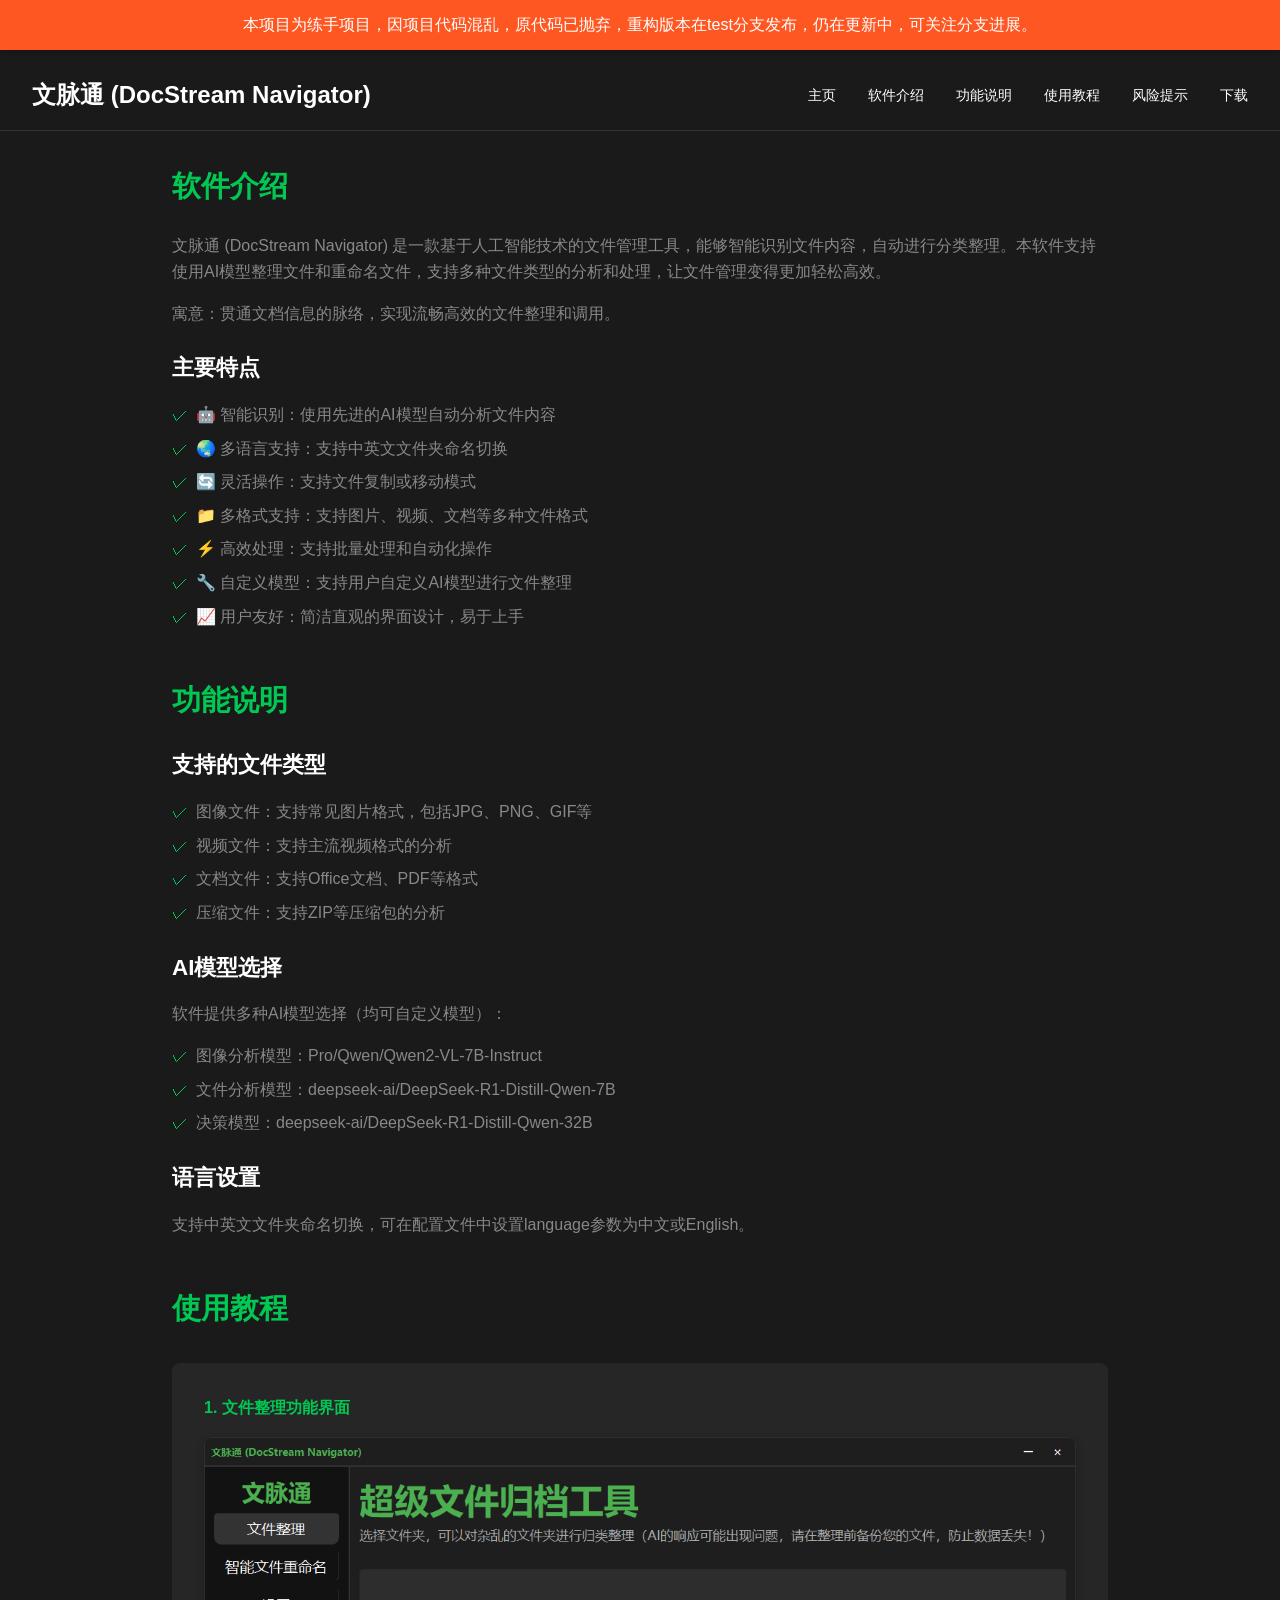
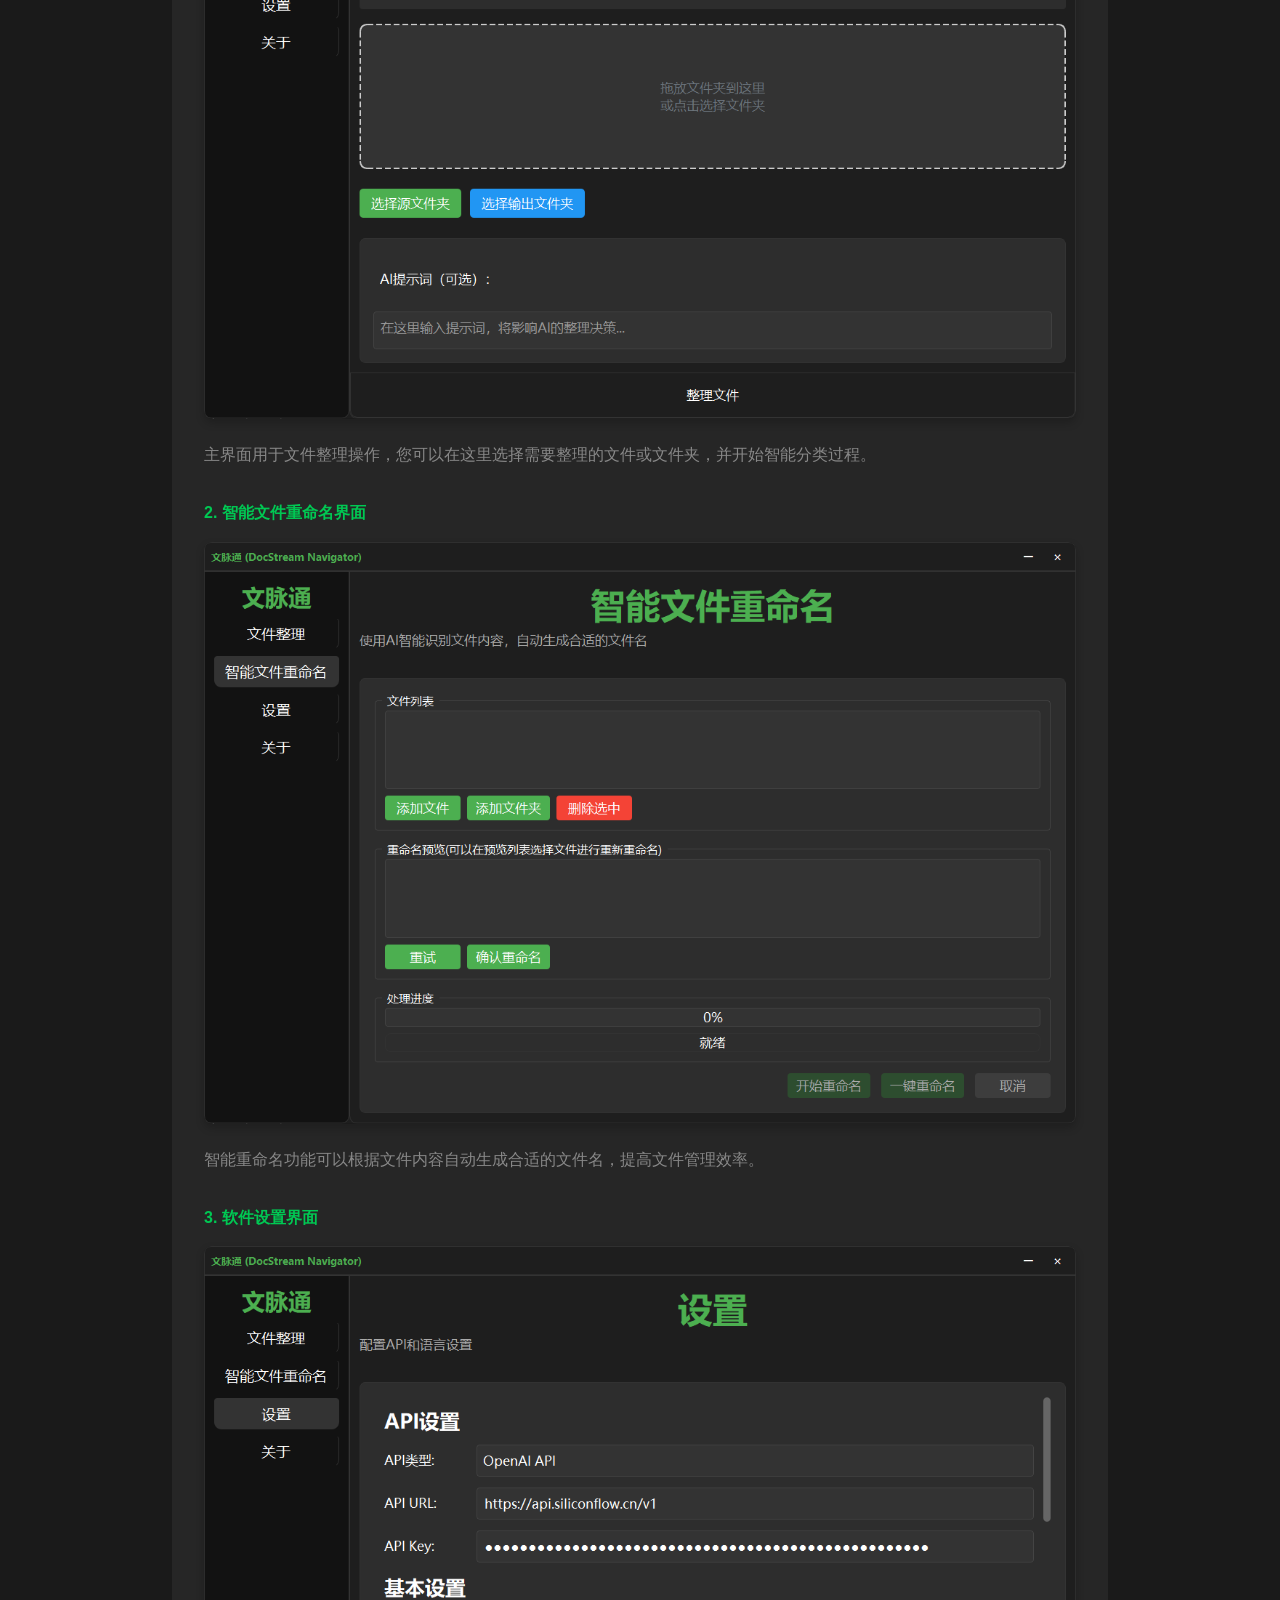
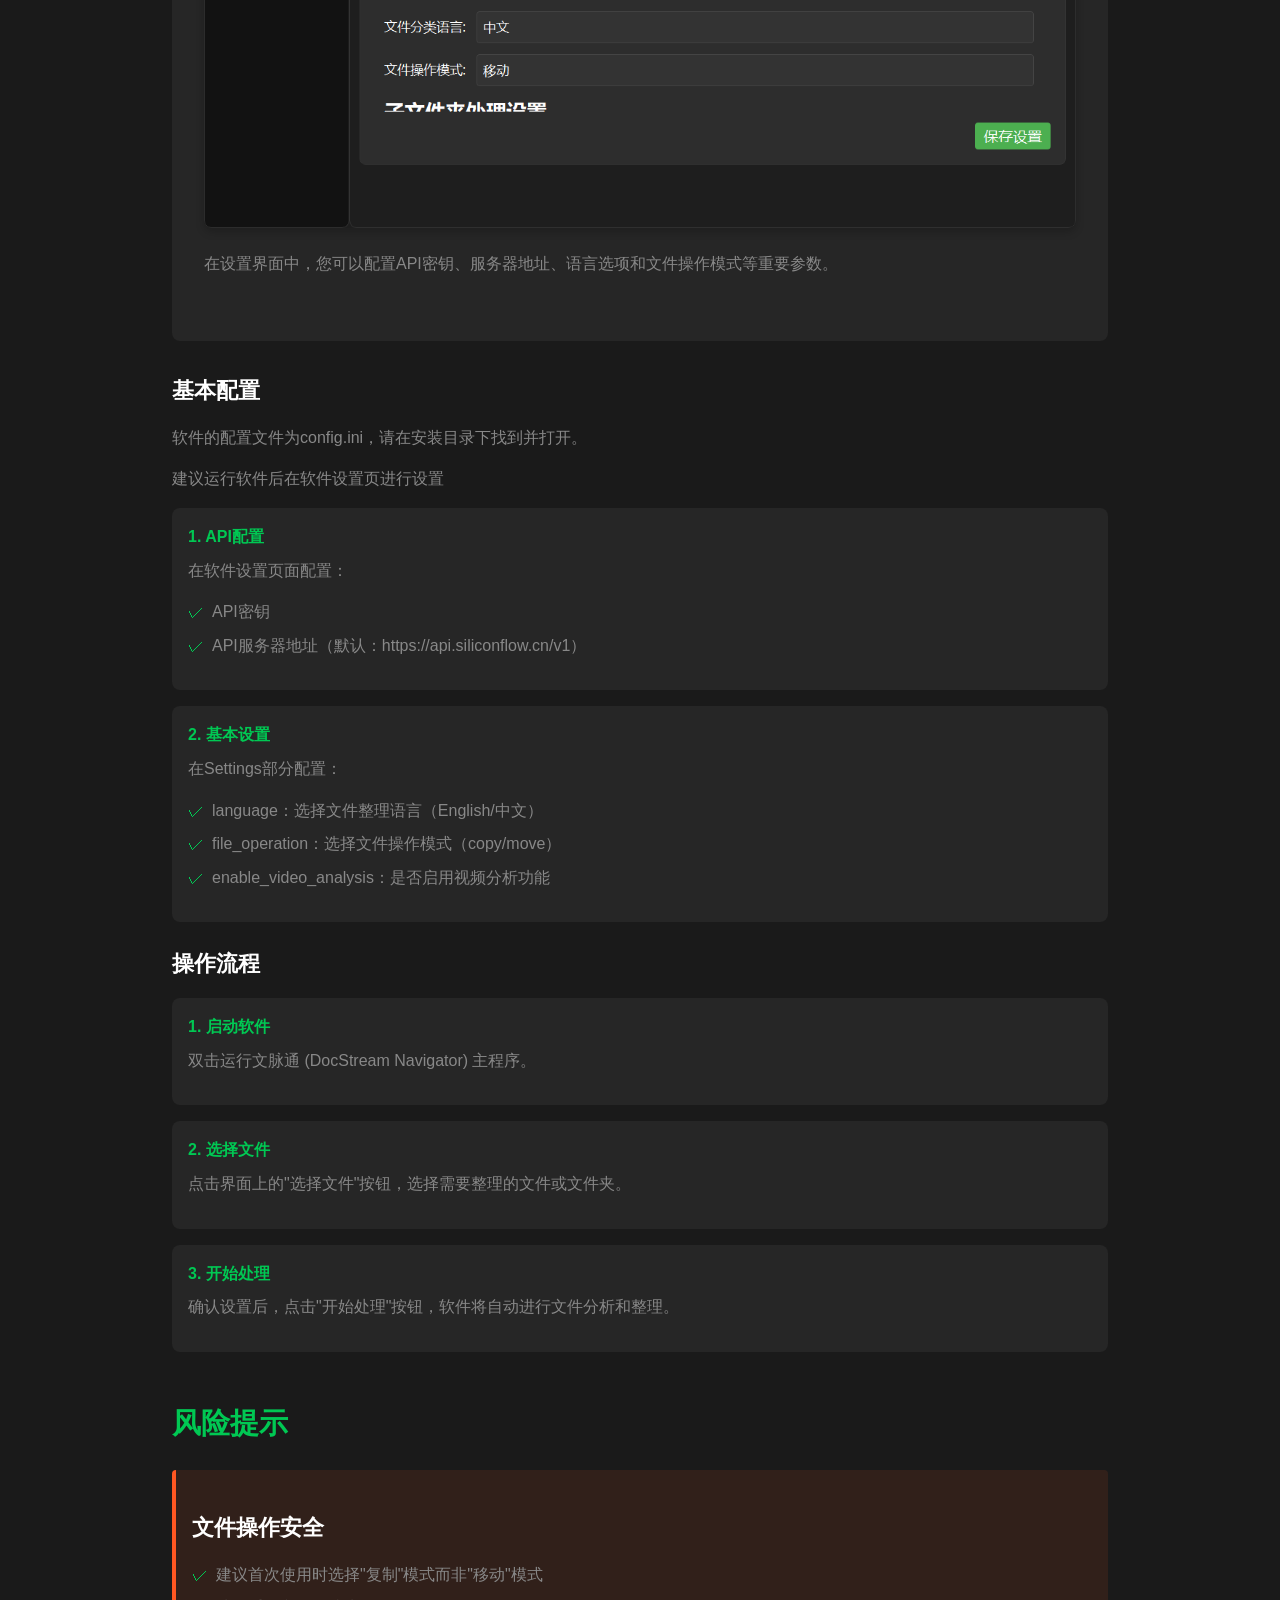
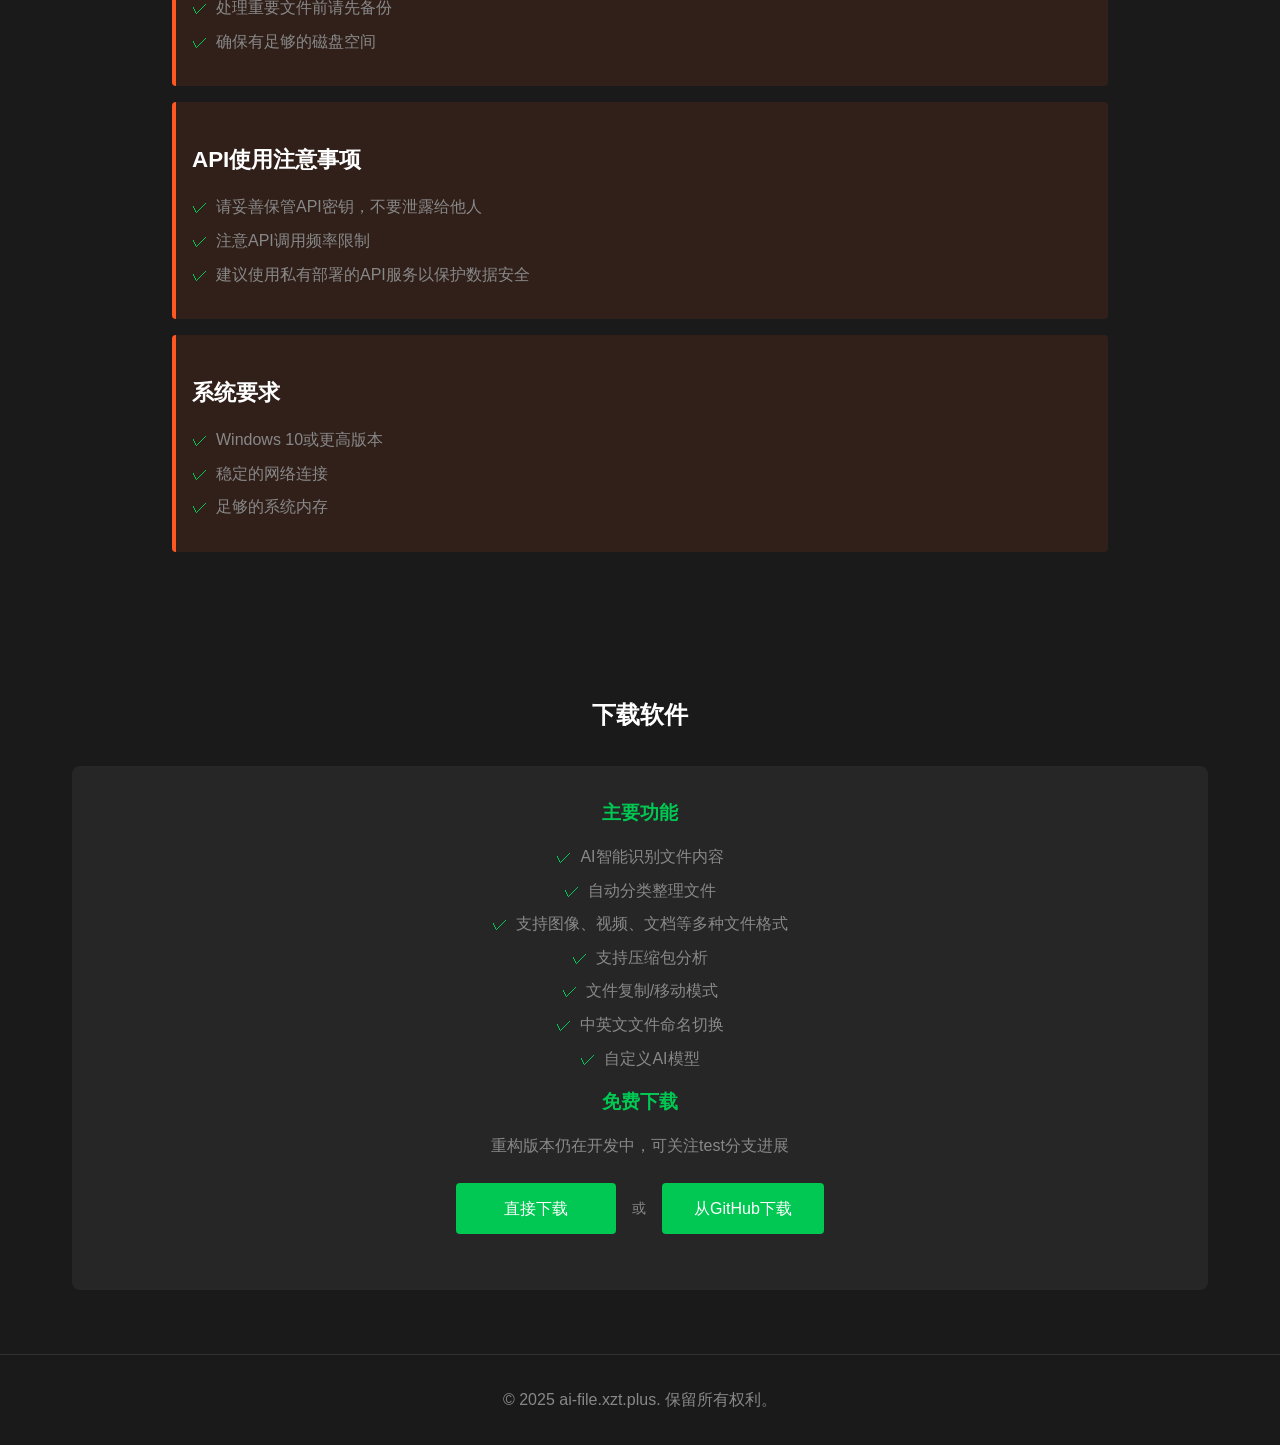
<file: docs.html>
<!DOCTYPE html>
<html lang="zh-CN">
<head>
    <meta charset="UTF-8">
    <meta name="viewport" content="width=device-width, initial-scale=1.0">
    <title>文脉通 (DocStream Navigator) - 使用文档</title>
    
    <!-- SEO元数据 -->
    <meta name="description" content="文脉通使用文档：详细介绍AI文件管理工具的功能特点、使用教程、配置说明和注意事项。包含界面预览、操作流程和风险提示等重要信息。">
    <meta name="keywords" content="文脉通教程,DocStream Navigator文档,AI文件管理教程,文件整理指南,智能文件分类使用说明">
    
    <!-- Open Graph / Facebook -->
    <meta property="og:type" content="article">
    <meta property="og:url" content="http://ai-file.xzt.plus/docs.html">
    <meta property="og:title" content="文脉通 (DocStream Navigator) - 使用文档">
    <meta property="og:description" content="全面了解文脉通的功能特点、使用方法和配置说明，帮助您更好地使用AI智能文件管理工具。">
    <meta property="og:image" content="img/001.png">
    
    <!-- Twitter -->
    <meta name="twitter:card" content="summary_large_image">
    <meta name="twitter:url" content="http://ai-file.xzt.plus/docs.html">
    <meta name="twitter:title" content="文脉通 (DocStream Navigator) - 使用文档">
    <meta name="twitter:description" content="全面了解文脉通的功能特点、使用方法和配置说明，帮助您更好地使用AI智能文件管理工具。">
    <meta name="twitter:image" content="img/001.png">
    
    <!-- 规范链接 -->
    <link rel="canonical" href="http://ai-file.xzt.plus/docs.html">
    
    <!-- 针对Bing和Google的特殊元标签 -->
    <meta name="msvalidate.01" content="168AEA7523B6DC86A93EAF3C5FD62676">
    <meta name="google-site-verification" content="dx8zsT9sKew0cvrlHzp0NSkagoOidwoOOoWjsplLcWs">
            <style>
                .screenshot-container {
                    background: rgba(255, 255, 255, 0.05);
                    padding: 2rem;
                    border-radius: 8px;
                    margin: 2rem 0;
                }
                
                .screenshot {
                    margin-bottom: 2rem;
                }
                
                .screenshot:last-child {
                    margin-bottom: 0;
                }
                
                .screenshot img {
                    width: 100%;
                    height: auto;
                    border-radius: 8px;
                    box-shadow: 0 4px 8px rgba(0,0,0,0.2);
                }
                
                .screenshot h4 {
                    color: var(--primary-color);
                    margin-bottom: 1rem;
                }
                
                .screenshot p {
                    margin-top: 1rem;
                    color: var(--text-gray);
                }
        :root {
            --primary-color: #00c853;
            --bg-dark: #1a1a1a;
            --text-light: #ffffff;
            --text-gray: #888888;
        }

        * {
            margin: 0;
            padding: 0;
            box-sizing: border-box;
        }

        body {
            font-family: -apple-system, BlinkMacSystemFont, 'Segoe UI', Roboto, Oxygen, Ubuntu, Cantarell, sans-serif;
            background-color: var(--bg-dark);
            color: var(--text-light);
            line-height: 1.6;
            padding-top: 60px;
        }

        /* 顶部通知样式 */
        .top-notification {
            position: fixed;
            top: 0;
            left: 0;
            width: 100%;
            background-color: #ff5722;
            color: white;
            text-align: center;
            padding: 12px 20px;
            z-index: 1000;
            font-weight: 500;
            box-shadow: 0 2px 4px rgba(0,0,0,0.2);
        }

        .header {
            padding: 1rem 2rem;
            display: flex;
            justify-content: space-between;
            align-items: center;
            border-bottom: 1px solid rgba(255, 255, 255, 0.1);
        }

        .logo {
            display: flex;
            align-items: center;
            gap: 0.5rem;
            font-size: 1.5rem;
            font-weight: bold;
            color: var(--text-light);
            text-decoration: none;
        }

        .nav-links {
            display: flex;
            gap: 2rem;
        }

        .nav-links a {
            color: var(--text-light);
            text-decoration: none;
            font-size: 0.9rem;
        }

        /* 响应式导航栏 */
        .menu-toggle {
            display: none;
            flex-direction: column;
            cursor: pointer;
            gap: 5px;
        }

        .menu-toggle span {
            width: 25px;
            height: 3px;
            background: var(--text-light);
            transition: all 0.3s;
        }

        @media (max-width: 768px) {
            .nav-links {
                display: none;
                flex-direction: column;
                position: absolute;
                top: 60px;
                right: 2rem;
                background: var(--bg-dark);
                padding: 1rem;
                border-radius: 4px;
                border: 1px solid rgba(255, 255, 255, 0.1);
            }

            .nav-links.active {
                display: flex;
            }

            .menu-toggle {
                display: flex;
            }
        }

        .content {
            max-width: 1000px;
            margin: 0 auto;
            padding: 2rem;
        }

        .section {
            margin-bottom: 3rem;
        }

        .section h2 {
            color: var(--primary-color);
            margin-bottom: 1.5rem;
            font-size: 1.8rem;
        }

        .section h3 {
            color: var(--text-light);
            margin: 1.5rem 0 1rem;
            font-size: 1.4rem;
        }

        .section p {
            margin-bottom: 1rem;
            color: var(--text-gray);
        }

        .pricing {
            padding: 4rem 2rem;
            max-width: 1200px;
            margin: 0 auto;
            text-align: center;
        }

        .pricing-grid {
            display: grid;
            grid-template-columns: repeat(auto-fit, minmax(250px, 1fr));
            gap: 2rem;
            margin-top: 2rem;
        }

        .pricing-card {
            background: rgba(255, 255, 255, 0.05);
            padding: 2rem;
            border-radius: 8px;
        }

        .pricing-card h3 {
            color: var(--primary-color);
            margin-bottom: 1rem;
        }

        .feature-list {
            list-style: none;
            margin: 1rem 0;
        }

        .feature-list li {
            margin: 0.5rem 0;
            color: var(--text-gray);
        }

        .feature-list li::before {
            content: '✓';
            color: var(--primary-color);
            margin-right: 0.5rem;
        }

        .btn {
            display: inline-block;
            padding: 0.8rem 1.5rem;
            background-color: var(--primary-color);
            color: var(--text-light);
            text-decoration: none;
            border-radius: 4px;
            font-weight: 500;
            transition: background-color 0.3s;
        }

        .btn:hover {
            background-color: #00a844;
        }

        .warning {
            background: rgba(255, 87, 34, 0.1);
            border-left: 4px solid #ff5722;
            padding: 1rem;
            margin: 1rem 0;
            border-radius: 4px;
        }

        .download-buttons {
            display: flex;
            flex-direction: column;
            gap: 1rem;
            align-items: center;
            margin: 1.5rem 0;
        }

        .download-buttons .btn {
            min-width: 160px;
            text-align: center;
            padding: 0.8rem 2rem;
        }

        .or-text {
            color: var(--text-gray);
            font-size: 0.9rem;
            padding: 0 1rem;
        }

        @media (min-width: 768px) {
            .download-buttons {
                flex-direction: row;
                justify-content: center;
                gap: 0;
            }
        }

        .footer {
            padding: 2rem;
            text-align: center;
            color: var(--text-gray);
            border-top: 1px solid rgba(255, 255, 255, 0.1);
        }

        code {
            background: rgba(255, 255, 255, 0.1);
            padding: 0.2rem 0.4rem;
            border-radius: 4px;
            font-family: 'Courier New', Courier, monospace;
            font-size: 0.9em;
        }

        .step {
            background: rgba(255, 255, 255, 0.05);
            padding: 1rem;
            border-radius: 8px;
            margin: 1rem 0;
        }

        .step h4 {
            color: var(--primary-color);
            margin-bottom: 0.5rem;
        }
    </style>
</head>
<body>
    <!-- 添加顶部通知栏 -->
    <div class="top-notification">
        本项目为练手项目，因项目代码混乱，原代码已抛弃，重构版本在test分支发布，仍在更新中，可关注分支进展。
    </div>

    <header class="header">
        <a href="/" class="logo">
            <span>文脉通 (DocStream Navigator)</span>
        </a>
        <div class="menu-toggle" onclick="toggleMenu()">
            <span></span>
            <span></span>
            <span></span>
        </div>
        <nav class="nav-links">
            <a href="/">主页</a>
            <a href="#intro">软件介绍</a>
            <a href="#features">功能说明</a>
            <a href="#tutorial">使用教程</a>
            <a href="#warning">风险提示</a>
            <a href="#download">下载</a>
        </nav>
    </header>

    <script>
        function toggleMenu() {
            const nav = document.querySelector('.nav-links');
            nav.classList.toggle('active');
        }
    </script>

    <div class="content">
        <section id="intro" class="section">
            <h2>软件介绍</h2>
            <p>文脉通 (DocStream Navigator) 是一款基于人工智能技术的文件管理工具，能够智能识别文件内容，自动进行分类整理。本软件支持使用AI模型整理文件和重命名文件，支持多种文件类型的分析和处理，让文件管理变得更加轻松高效。</p>
            <p>寓意：贯通文档信息的脉络，实现流畅高效的文件整理和调用。</p>
            
            <h3>主要特点</h3>
            <ul class="feature-list">
                <li>🤖 智能识别：使用先进的AI模型自动分析文件内容</li>
                <li>🌏 多语言支持：支持中英文文件夹命名切换</li>
                <li>🔄 灵活操作：支持文件复制或移动模式</li>
                <li>📁 多格式支持：支持图片、视频、文档等多种文件格式</li>
                <li>⚡ 高效处理：支持批量处理和自动化操作</li>
                <li>🔧 自定义模型：支持用户自定义AI模型进行文件整理</li>
                <li>📈 用户友好：简洁直观的界面设计，易于上手</li>
            </ul>
        </section>

        <section id="features" class="section">
            <h2>功能说明</h2>
            
            <h3>支持的文件类型</h3>
            <ul class="feature-list">
                <li>图像文件：支持常见图片格式，包括JPG、PNG、GIF等</li>
                <li>视频文件：支持主流视频格式的分析</li>
                <li>文档文件：支持Office文档、PDF等格式</li>
                <li>压缩文件：支持ZIP等压缩包的分析</li>
            </ul>

            <h3>AI模型选择</h3>
            <p>软件提供多种AI模型选择（均可自定义模型）：</p>
            <ul class="feature-list">
                <li>图像分析模型：Pro/Qwen/Qwen2-VL-7B-Instruct</li>
                <li>文件分析模型：deepseek-ai/DeepSeek-R1-Distill-Qwen-7B</li>
                <li>决策模型：deepseek-ai/DeepSeek-R1-Distill-Qwen-32B</li>
            </ul>

            <h3>语言设置</h3>
            <p>支持中英文文件夹命名切换，可在配置文件中设置language参数为中文或English。</p>
        </section>

        <section id="tutorial" class="section">
            <h2>使用教程</h2>
            
            <!-- <h3>界面说明</h3> -->
            <div class="screenshot-container" style="margin: 2rem 0;">
                <div class="screenshot" style="margin-bottom: 2rem;">
                    <h4>1. 文件整理功能界面</h4>
                    <img src="img/001.png" alt="文件整理功能界面" style="max-width: 100%; height: auto; border-radius: 8px; box-shadow: 0 4px 8px rgba(0,0,0,0.2);">
                    <p style="margin-top: 1rem; color: var(--text-gray);">主界面用于文件整理操作，您可以在这里选择需要整理的文件或文件夹，并开始智能分类过程。</p>
                </div>
                <div class="screenshot" style="margin-bottom: 2rem;">
                    <h4>2. 智能文件重命名界面</h4>
                    <img src="img/002.png" alt="智能文件重命名界面" style="max-width: 100%; height: auto; border-radius: 8px; box-shadow: 0 4px 8px rgba(0,0,0,0.2);">
                    <p style="margin-top: 1rem; color: var(--text-gray);">智能重命名功能可以根据文件内容自动生成合适的文件名，提高文件管理效率。</p>
                </div>
                <div class="screenshot" style="margin-bottom: 2rem;">
                    <h4>3. 软件设置界面</h4>
                    <img src="img/003.png" alt="软件设置界面" style="max-width: 100%; height: auto; border-radius: 8px; box-shadow: 0 4px 8px rgba(0,0,0,0.2);">
                    <p style="margin-top: 1rem; color: var(--text-gray);">在设置界面中，您可以配置API密钥、服务器地址、语言选项和文件操作模式等重要参数。</p>
                </div>
            </div>

            <h3>基本配置</h3>
            <p>软件的配置文件为config.ini，请在安装目录下找到并打开。</p>
            <p>建议运行软件后在软件设置页进行设置</p>
            <div class="step">
                <h4>1. API配置</h4>
                <p>在软件设置页面配置：</p>
                <ul class="feature-list">
                    <li>API密钥</li>
                    <li>API服务器地址（默认：https://api.siliconflow.cn/v1）</li>
                </ul>
            </div>

            <div class="step">
                <h4>2. 基本设置</h4>
                <p>在Settings部分配置：</p>
                <ul class="feature-list">
                    <li>language：选择文件整理语言（English/中文）</li>
                    <li>file_operation：选择文件操作模式（copy/move）</li>
                    <li>enable_video_analysis：是否启用视频分析功能</li>
                </ul>
            </div>

            <h3>操作流程</h3>
            <div class="step">
                <h4>1. 启动软件</h4>
                <p>双击运行文脉通 (DocStream Navigator) 主程序。</p>
            </div>

            <div class="step">
                <h4>2. 选择文件</h4>
                <p>点击界面上的"选择文件"按钮，选择需要整理的文件或文件夹。</p>
            </div>

            <div class="step">
                <h4>3. 开始处理</h4>
                <p>确认设置后，点击"开始处理"按钮，软件将自动进行文件分析和整理。</p>
            </div>
        </section>

        <section id="warning" class="section">
            <h2>风险提示</h2>

            <div class="warning">
                <h3>文件操作安全</h3>
                <ul class="feature-list">
                    <li>建议首次使用时选择"复制"模式而非"移动"模式</li>
                    <li>处理重要文件前请先备份</li>
                    <li>确保有足够的磁盘空间</li>
                </ul>
            </div>

            <div class="warning">
                <h3>API使用注意事项</h3>
                <ul class="feature-list">
                    <li>请妥善保管API密钥，不要泄露给他人</li>
                    <li>注意API调用频率限制</li>
                    <li>建议使用私有部署的API服务以保护数据安全</li>
                </ul>
            </div>

            <div class="warning">
                <h3>系统要求</h3>
            <ul class="feature-list">
                <li>Windows 10或更高版本</li>
                <li>稳定的网络连接</li>
                <li>足够的系统内存</li>
            </ul>
            </div>
        </section>
    </div>

    <section class="pricing" id="download">
        <h2>下载软件</h2>
        <div class="pricing-grid">
            <div class="pricing-card">
                <h3>主要功能</h3>
                <ul class="feature-list">
                    <li>AI智能识别文件内容</li>
                    <li>自动分类整理文件</li>
                    <li>支持图像、视频、文档等多种文件格式</li>
                    <li>支持压缩包分析</li>
                    <li>文件复制/移动模式</li>
                    <li>中英文文件命名切换</li>
                    <li>自定义AI模型</li>
                </ul>
                <h3>免费下载</h3>
                <p style="color: var(--text-gray); margin: 1rem 0;">重构版本仍在开发中，可关注test分支进展</p>
                <div class="download-buttons">
                    <a href="dist/文脉通.exe" class="btn">直接下载</a>
                    <span class="or-text">或</span>
                    <a href="https://github.com/LoosePrince/AI-File/releases/latest" class="btn">从GitHub下载</a>
                </div>
            </div>
        </div>
    </section>

    <footer class="footer">
        <p>© 2025 <a href="http://ai-file.xzt.plus" style="color: var(--text-gray); text-decoration: none;">ai-file.xzt.plus</a>. 保留所有权利。</p>
    </footer>
</body>
</html>
</file>
<file: code/src/ui/style.css>
/* 全局变量和基础样式 */
:root {
    --bg-primary: #1e1e1e;
    --bg-secondary: #2d2d2d;
    --bg-tertiary: #3c3c3c;
    --bg-accent: #404040;
    --text-primary: #ffffff;
    --text-secondary: #cccccc;
    --text-muted: #9a9a9a;
    --border-primary: #404040;
    --border-secondary: #2d2d2d;
    --accent-primary: #409eff;
    --accent-hover: #529eff;
    --accent-active: #337ecc;
    --success: #67c23a;
    --warning: #e6a23c;
    --danger: #f56c6c;
    --info: #909399;
    
    /* 阴影效果 */
    --shadow-sm: 0 2px 4px rgba(0, 0, 0, 0.3);
    --shadow-md: 0 4px 8px rgba(0, 0, 0, 0.4);
    --shadow-lg: 0 8px 16px rgba(0, 0, 0, 0.5);
    
    /* 边框圆角 - Win11风格 */
    --radius-sm: 4px;
    --radius-md: 8px;
    --radius-lg: 12px;
    --radius-xl: 16px;
    
    /* 动画过渡 */
    --transition-fast: 0.15s ease;
    --transition-normal: 0.25s ease;
    --transition-slow: 0.35s ease;
}

/* 重置样式 */
* {
    margin: 0;
    padding: 0;
    box-sizing: border-box;
}

html, body {
    height: 100%;
    font-family: -apple-system, BlinkMacSystemFont, 'Segoe UI', 'Microsoft YaHei', sans-serif;
    font-size: 14px;
    line-height: 1.5;
    background-color: var(--bg-primary);
    color: var(--text-primary);
    overflow: hidden;
}

/* 标题栏样式 */
.titlebar {
    position: fixed;
    top: 0;
    left: 0;
    right: 0;
    height: 40px;
    background: var(--bg-secondary);
    border-bottom: 1px solid var(--border-primary);
    z-index: 1000;
    display: none; /* 隐藏自定义标题栏，使用系统标题栏 */
}

.titlebar-content {
    display: flex;
    justify-content: space-between;
    align-items: center;
    height: 100%;
    padding: 0 16px;
}

.titlebar-left {
    display: flex;
    align-items: center;
    gap: 8px;
}

.app-icon {
    color: var(--accent-primary);
}

.app-title {
    font-size: 14px;
    font-weight: 600;
    color: var(--text-primary);
}

.titlebar-right {
    display: flex;
    align-items: center;
    gap: 1px;
    -webkit-app-region: no-drag;
}

.titlebar-btn {
    width: 46px;
    height: 32px;
    border: none;
    background: transparent;
    color: var(--text-secondary);
    cursor: pointer;
    display: flex;
    align-items: center;
    justify-content: center;
    transition: var(--transition-fast);
}

.titlebar-btn:hover {
    background: var(--bg-tertiary);
}

.close-btn:hover {
    background: var(--danger) !important;
    color: white;
}

/* 主应用容器 */
.app-container {
    display: flex;
    height: 100vh;
    margin-top: 0; /* 使用系统标题栏，不需要额外边距 */
}

/* 侧边栏样式 */
.sidebar {
    width: 240px;
    background: var(--bg-secondary);
    border-right: 1px solid var(--border-primary);
    display: flex;
    flex-direction: column;
    overflow: hidden;
}

.sidebar-nav {
    flex: 1;
    padding: 16px 8px;
}

.nav-list {
    list-style: none;
    display: flex;
    flex-direction: column;
    gap: 4px;
}

.nav-item {
    border-radius: var(--radius-md);
    overflow: hidden;
}

.nav-link {
    display: flex;
    align-items: center;
    gap: 12px;
    padding: 12px 16px;
    text-decoration: none;
    color: var(--text-secondary);
    transition: var(--transition-fast);
    border-radius: var(--radius-md);
}

.nav-link:hover {
    background: var(--bg-tertiary);
    color: var(--text-primary);
}

.nav-item.active .nav-link {
    background: var(--accent-primary);
    color: white;
}

.nav-icon {
    flex-shrink: 0;
}

.nav-text {
    font-size: 14px;
    font-weight: 500;
}

/* 主内容区域 */
.main-content {
    flex: 1;
    background: var(--bg-primary);
    overflow: hidden;
    display: flex;
    flex-direction: column;
}

/* 页面容器 */
.page {
    display: none;
    flex: 1;
    flex-direction: column;
    overflow: hidden;
}

.page.active {
    display: flex;
}

.page-header {
    padding: 24px 32px 16px;
    border-bottom: 1px solid var(--border-secondary);
    background: var(--bg-secondary);
}

.page-title {
    font-size: 24px;
    font-weight: 600;
    margin-bottom: 4px;
    color: var(--text-primary);
}

.page-description {
    color: var(--text-muted);
    font-size: 14px;
}

.content-wrapper {
    flex: 1;
    padding: 24px 32px;
    overflow-y: auto;
    min-height: 0; /* 确保flex子元素可以正确滚动 */
}

/* 文件上传区域 */
.upload-area {
    border: 2px dashed var(--border-primary);
    border-radius: var(--radius-lg);
    padding: 48px 24px;
    text-align: center;
    background: var(--bg-secondary);
    transition: var(--transition-normal);
    cursor: pointer;
}

.upload-area:hover {
    border-color: var(--accent-primary);
    background: var(--bg-tertiary);
}

.upload-area.dragover {
    border-color: var(--accent-primary);
    background: rgba(64, 158, 255, 0.1);
}

.upload-content h3 {
    margin: 16px 0 8px;
    font-size: 18px;
    color: var(--text-primary);
}

.upload-content p {
    color: var(--text-muted);
    margin-bottom: 24px;
}

.upload-icon {
    color: var(--accent-primary);
    margin-bottom: 8px;
}

.upload-buttons {
    display: flex;
    gap: 12px;
    justify-content: center;
    flex-wrap: wrap;
}

/* 按钮样式 */
.btn {
    padding: 10px 20px;
    border: none;
    border-radius: var(--radius-md);
    font-size: 14px;
    font-weight: 500;
    cursor: pointer;
    transition: var(--transition-fast);
    display: inline-flex;
    align-items: center;
    gap: 8px;
    min-width: 120px;
    justify-content: center;
}

.btn-primary {
    background: var(--accent-primary);
    color: white;
}

.btn-primary:hover {
    background: var(--accent-hover);
}

.btn-secondary {
    background: var(--bg-tertiary);
    color: var(--text-primary);
    border: 1px solid var(--border-primary);
}

.btn-secondary:hover {
    background: var(--bg-accent);
}

.btn-danger {
    background: var(--danger);
    color: white;
}

.btn-danger:hover {
    background: #e85a5a;
}

/* 处理面板 */
.processing-panel {
    background: var(--bg-secondary);
    border: 1px solid var(--border-primary);
    border-radius: var(--radius-lg);
    padding: 24px;
    margin-top: 24px;
}

.panel-header {
    display: flex;
    justify-content: space-between;
    align-items: center;
    margin-bottom: 16px;
}

.panel-header h3 {
    font-size: 18px;
    color: var(--text-primary);
}

.progress-info {
    display: flex;
    gap: 16px;
    color: var(--text-secondary);
}

.progress-bar {
    width: 100%;
    height: 8px;
    background: var(--bg-tertiary);
    border-radius: var(--radius-sm);
    overflow: hidden;
    margin-bottom: 16px;
}

.progress-fill {
    height: 100%;
    background: var(--accent-primary);
    transition: width var(--transition-normal);
    width: 0%;
}

.file-list {
    max-height: 60vh;
    overflow-y: auto;
    margin-bottom: 16px;
}

.file-item {
    display: flex;
    align-items: center;
    gap: 12px;
    padding: 8px 12px;
    margin: 4px 0;
    border-radius: var(--radius-md);
    background: var(--bg-secondary);
    border: 1px solid var(--border-primary);
    transition: var(--transition-fast);
}

.file-item:hover {
    background: var(--bg-tertiary);
}

.file-item.completed {
    border-color: var(--success);
    background: rgba(103, 194, 58, 0.1);
}

.file-item.failed {
    border-color: var(--danger);
    background: rgba(245, 108, 108, 0.1);
}

.file-item.pending {
    border-color: var(--warning);
    background: rgba(230, 162, 60, 0.1);
}

.file-icon {
    font-size: 16px;
    min-width: 20px;
    text-align: center;
}

.file-item.completed .file-icon {
    color: var(--success);
}

.file-item.failed .file-icon {
    color: var(--danger);
}

.file-item.pending .file-icon {
    color: var(--warning);
}

.file-name {
    flex: 1;
    font-weight: 500;
    color: var(--text-primary);
    white-space: nowrap;
    overflow: hidden;
    text-overflow: ellipsis;
}

.file-status {
    font-size: 12px;
    color: var(--text-muted);
    min-width: 60px;
    text-align: right;
}

.processing-actions {
    display: flex;
    gap: 12px;
    justify-content: flex-end;
}

/* 设置页面样式 */
.settings-container {
    max-width: 800px;
    width: 100%;
}

.settings-form {
    display: flex;
    flex-direction: column;
    gap: 32px;
    padding-bottom: 32px; /* 确保底部有足够空间 */
}

.settings-section {
    background: var(--bg-secondary);
    border: 1px solid var(--border-primary);
    border-radius: var(--radius-lg);
    padding: 24px;
}

.section-title {
    font-size: 18px;
    font-weight: 600;
    color: var(--text-primary);
    margin-bottom: 16px;
    padding-bottom: 8px;
    border-bottom: 1px solid var(--border-secondary);
}

.form-group {
    margin-bottom: 16px;
    position: relative;
}

.form-group:last-child {
    margin-bottom: 0;
}

.form-group label {
    display: block;
    margin-bottom: 6px;
    font-weight: 500;
    color: var(--text-primary);
}

.form-group input,
.form-group select {
    width: 100%;
    padding: 10px 12px;
    border: 1px solid var(--border-primary);
    border-radius: var(--radius-md);
    background: var(--bg-tertiary);
    color: var(--text-primary);
    font-size: 14px;
    transition: var(--transition-fast);
}

.form-group input:focus,
.form-group select:focus {
    outline: none;
    border-color: var(--accent-primary);
    box-shadow: 0 0 0 3px rgba(64, 158, 255, 0.1);
}

.form-group input[type="password"] {
    padding-right: 40px;
}

.toggle-password {
    position: absolute;
    right: 8px;
    top: 50%;
    transform: translateY(-50%);
    background: none;
    border: none;
    color: var(--text-muted);
    cursor: pointer;
    padding: 4px;
    border-radius: var(--radius-sm);
    transition: var(--transition-fast);
    margin-top: 12px;
}

.toggle-password:hover {
    color: var(--text-primary);
    background: var(--bg-accent);
}

.checkbox-group {
    display: flex;
    align-items: center;
    gap: 8px;
}

.checkbox-group input[type="checkbox"] {
    width: auto;
    margin: 0;
}

.checkbox-group label {
    margin: 0;
    cursor: pointer;
}

.form-actions {
    display: flex;
    gap: 12px;
    justify-content: flex-end;
    padding-top: 16px;
    border-top: 1px solid var(--border-secondary);
}

/* 关于页面样式 */
.about-content {
    max-width: 600px;
    width: 100%;
    display: flex;
    flex-direction: column;
    gap: 32px;
    padding-bottom: 32px; /* 确保底部有足够空间 */
}

.app-info {
    text-align: center;
    padding: 32px;
    background: var(--bg-secondary);
    border: 1px solid var(--border-primary);
    border-radius: var(--radius-lg);
}

.app-logo {
    margin-bottom: 16px;
    color: var(--accent-primary);
}

.app-info h2 {
    font-size: 24px;
    margin-bottom: 8px;
    color: var(--text-primary);
}

.version {
    color: var(--text-muted);
    font-size: 14px;
    margin-bottom: 16px;
}

.description {
    color: var(--text-secondary);
    line-height: 1.6;
}

.features-list,
.tech-stack {
    background: var(--bg-secondary);
    border: 1px solid var(--border-primary);
    border-radius: var(--radius-lg);
    padding: 24px;
}

.features-list h3,
.tech-stack h3 {
    font-size: 18px;
    margin-bottom: 16px;
    color: var(--text-primary);
}

.features-list ul {
    list-style: none;
    display: flex;
    flex-direction: column;
    gap: 8px;
}

.features-list li {
    color: var(--text-secondary);
    line-height: 1.5;
}

.tech-tags {
    display: flex;
    flex-wrap: wrap;
    gap: 8px;
}

.tech-tag {
    padding: 6px 12px;
    background: var(--bg-tertiary);
    border: 1px solid var(--border-primary);
    border-radius: var(--radius-md);
    font-size: 12px;
    color: var(--text-primary);
}

.links {
    display: flex;
    gap: 12px;
    justify-content: center;
    flex-wrap: wrap;
}

.link-btn {
    display: inline-flex;
    align-items: center;
    gap: 8px;
    padding: 10px 16px;
    background: var(--bg-secondary);
    border: 1px solid var(--border-primary);
    border-radius: var(--radius-md);
    color: var(--text-primary);
    text-decoration: none;
    transition: var(--transition-fast);
}

.link-btn:hover {
    background: var(--bg-tertiary);
    border-color: var(--accent-primary);
}

.copyright {
    text-align: center;
    color: var(--text-muted);
    font-size: 12px;
    line-height: 1.6;
}

/* 通知组件 */
.notification {
    position: fixed;
    top: 20px; /* 调整为距离顶部20px */
    right: 20px;
    padding: 12px 16px;
    background: var(--bg-secondary);
    border: 1px solid var(--border-primary);
    border-radius: var(--radius-md);
    color: var(--text-primary);
    box-shadow: var(--shadow-lg);
    transform: translateX(100%);
    opacity: 0;
    transition: var(--transition-normal);
    z-index: 1001;
    max-width: 300px;
}

.notification.show {
    transform: translateX(0);
    opacity: 1;
}

.notification.success {
    border-color: var(--success);
    background: rgba(103, 194, 58, 0.1);
}

.notification.error {
    border-color: var(--danger);
    background: rgba(245, 108, 108, 0.1);
}

.notification.warning {
    border-color: var(--warning);
    background: rgba(230, 162, 60, 0.1);
}

/* 滚动条样式 */
::-webkit-scrollbar {
    width: 8px;
    height: 8px;
}

::-webkit-scrollbar-track {
    background: var(--bg-secondary);
}

::-webkit-scrollbar-thumb {
    background: var(--bg-accent);
    border-radius: var(--radius-sm);
}

::-webkit-scrollbar-thumb:hover {
    background: #555555;
}

/* 响应式设计 */
@media (max-width: 768px) {
    .sidebar {
        width: 60px;
    }
    
    .nav-text {
        display: none;
    }
    
    .nav-link {
        justify-content: center;
        padding: 12px;
    }
    
    .content-wrapper {
        padding: 16px 20px;
    }
    
    .page-header {
        padding: 16px 20px 12px;
    }
    
    .upload-buttons {
        flex-direction: column;
        align-items: center;
    }
    
    .form-actions {
        flex-direction: column-reverse;
    }
    
    .links {
        flex-direction: column;
        align-items: center;
    }
}

/* 加载动画 */
@keyframes spin {
    to { transform: rotate(360deg); }
}

.loading {
    animation: spin 1s linear infinite;
}

/* 拖拽时的样式 */
.drag-over {
    border-color: var(--accent-primary) !important;
    background: rgba(64, 158, 255, 0.1) !important;
}

/* 高对比度模式适配 */
@media (prefers-contrast: high) {
    :root {
        --bg-primary: #000000;
        --bg-secondary: #1a1a1a;
        --text-primary: #ffffff;
        --border-primary: #666666;
    }
}

/* ==================== 文件选择和显示样式 ==================== */

/* 文件选择区域 */
.file-selection-area,
.rename-selection-area {
    margin-bottom: 24px;
}

/* 扫描选项 */
.scan-options {
    margin-top: 16px;
    padding: 16px;
    background: var(--bg-secondary);
    border: 1px solid var(--border-primary);
    border-radius: var(--radius-lg);
}

.scan-controls {
    display: flex;
    align-items: center;
    gap: 20px;
    flex-wrap: wrap;
}

.scan-controls label {
    display: flex;
    align-items: center;
    gap: 8px;
    color: var(--text-secondary);
    font-size: 14px;
}

.scan-controls input[type="checkbox"] {
    margin: 0;
}

.scan-controls select {
    padding: 6px 12px;
    background: var(--bg-tertiary);
    border: 1px solid var(--border-primary);
    border-radius: var(--radius-md);
    color: var(--text-primary);
    font-size: 14px;
}

/* 文件显示区域 */
.file-display-area,
.rename-display-area {
    background: var(--bg-secondary);
    border: 1px solid var(--border-primary);
    border-radius: var(--radius-lg);
    overflow: hidden;
}

/* 提升文件整理列表区域高度并启用自适应布局，仅影响文件整理页面 */
.file-display-area {
    display: flex;
    flex-direction: column;
    min-height: auto;
}

/* 文件整理列表容器填充剩余空间并滚动 */
.file-display-area .file-list-container {
    flex: 0 1 auto;
    min-height: 0;
    overflow-y: auto;
}

.file-display-header,
.rename-header {
    display: flex;
    justify-content: space-between;
    align-items: center;
    padding: 16px 20px;
    background: var(--bg-tertiary);
    border-bottom: 1px solid var(--border-primary);
}

.file-stats,
.rename-stats {
    color: var(--text-secondary);
    font-size: 14px;
}

.file-stats span,
.rename-stats span {
    margin-right: 16px;
}

.file-actions,
.rename-actions {
    display: flex;
    gap: 12px;
    flex-wrap: wrap;
}

.file-actions .btn,
.rename-actions .btn {
    padding: 8px 16px;
    font-size: 14px;
}

/* 文件列表容器 */
.file-list-container,
.rename-list-container {
    max-height: 800px;
    overflow-y: auto;
}

/* 文件列表项 */
.file-list .file-item {
    display: flex;
    align-items: center;
    padding: 8px 16px;
    border-bottom: 1px solid var(--border-secondary);
    transition: var(--transition-fast);
}

.file-list .file-item:last-child {
    border-bottom: none;
}

.file-list .file-item:hover {
    background: var(--bg-hover);
}

/* 分类完成的文件项样式 */
.file-list .file-item.classified {
    background: var(--bg-secondary);
    border-left: 2px solid var(--accent-primary);
}

.file-list .file-item.classified:hover {
    background: rgba(103, 194, 58, 0.1);
}

.file-checkbox {
    margin-right: 12px;
    accent-color: var(--accent-primary);
}

.file-icon {
    font-size: 18px;
    margin-right: 10px;
    width: 20px;
    text-align: center;
}

.file-info {
    flex: 1;
    min-width: 0;
}

.file-name {
    font-weight: 500;
    color: var(--text-primary);
    margin-bottom: 2px;
    word-break: break-all;
}

.file-details {
    display: flex;
    gap: 12px;
    font-size: 12px;
    color: var(--text-muted);
}

.file-size,
.file-type {
    background: var(--bg-accent);
    padding: 2px 6px;
    border-radius: var(--radius-sm);
}

/* 分类结果显示 */
.classification-result {
    margin-top: 8px;
    padding: 6px 10px;
    background: var(--bg-tertiary);
    border: 1px solid var(--border-primary);
    border-radius: var(--radius-md);
    font-size: 12px;
    display: flex;
    align-items: center;
    gap: 6px;
}

.new-path-label {
    color: var(--text-secondary);
    font-weight: 400;
    white-space: nowrap;
}

.new-path-value {
    color: var(--text-primary);
    font-family: 'Consolas', 'Monaco', monospace;
    background: var(--bg-secondary);
    padding: 2px 6px;
    border-radius: var(--radius-sm);
    border: 1px solid var(--border-primary);
    word-break: break-all;
    flex: 1;
}

.file-actions {
    display: flex;
    gap: 8px;
    margin-left: 12px;
}

.file-actions .btn {
    padding: 4px 10px;
    font-size: 12px;
    white-space: nowrap;
}

/* 非悬停默认可见样式（不覆盖主色/危险/描边按钮） */
.file-actions .btn:not(.btn-primary):not(.btn-danger):not(.btn-outline),
.rename-item-actions .btn:not(.btn-primary):not(.btn-danger):not(.btn-outline) {
    background: var(--bg-tertiary);
    border: 1px solid var(--border-primary);
    color: var(--text-secondary);
}

/* 文件项操作按钮兜底样式（即使未带 .btn 类） */
.file-actions button {
    padding: 4px 10px;
    font-size: 12px;
    border-radius: var(--radius-sm);
    cursor: pointer;
    transition: var(--transition-fast);
    border: 1px solid var(--border-primary);
    background: var(--bg-tertiary);
    color: var(--text-secondary);
}

/* 语义配色：预览/重命名/移除（基于 onclick 识别） */
.file-actions button[onclick*="previewFile"] {
    background: var(--bg-tertiary);
    border-color: var(--border-primary);
    color: var(--text-secondary);
}
.file-actions button[onclick*="previewFile"]:hover {
    background: var(--bg-accent);
    color: var(--text-primary);
}

.file-actions button[onclick*="renameFile"] {
    background: var(--accent-primary);
    border-color: var(--accent-primary);
    color: #fff;
}
.file-actions button[onclick*="renameFile"]:hover {
    background: var(--accent-hover);
    border-color: var(--accent-hover);
}

.file-actions button[onclick*="removeFile"] {
    background: var(--danger);
    border-color: var(--danger);
    color: #fff;
}
.file-actions button[onclick*="removeFile"]:hover {
    background: #dc3545;
    border-color: #dc3545;
}

.btn-preview {
    background: var(--bg-tertiary);
    border: 1px solid var(--border-primary);
    color: var(--text-secondary);
}

.btn-preview:hover {
    background: var(--bg-hover);
    color: var(--text-primary);
}

.btn-rename {
    background: var(--accent-primary);
    border: 1px solid var(--accent-primary);
    color: white;
}

.btn-rename:hover {
    background: var(--accent-hover);
    border-color: var(--accent-hover);
}

.btn-remove {
    background: var(--danger);
    border: 1px solid var(--danger);
    color: white;
}

.btn-remove:hover {
    background: #dc3545;
    border-color: #dc3545;
}

.btn-outline {
    background: transparent;
    border: 1px solid var(--accent-primary);
    color: var(--accent-primary);
}

.btn-outline:hover {
    background: var(--accent-primary);
    color: white;
}

/* 重命名文件列表 */
.rename-file-list .rename-item {
    display: flex;
    align-items: center;
    padding: 16px 20px;
    border-bottom: 1px solid var(--border-secondary);
    transition: var(--transition-fast);
}

.rename-file-list .rename-item:last-child {
    border-bottom: none;
}

.rename-file-list .rename-item:hover {
    background: var(--bg-hover);
}

.rename-item-info {
    flex: 1;
    min-width: 0;
}

.current-name {
    font-weight: 500;
    color: var(--text-primary);
    margin-bottom: 4px;
}

.new-name {
    color: var(--accent-primary);
    font-style: italic;
}

.new-name.empty {
    color: var(--text-muted);
}

.rename-item-actions {
    display: flex;
    gap: 8px;
    margin-left: 12px;
}

/* 模态对话框 */
.modal-overlay {
    position: fixed;
    top: 0;
    left: 0;
    right: 0;
    bottom: 0;
    background: rgba(0, 0, 0, 0.5);
    display: flex;
    align-items: center;
    justify-content: center;
    z-index: 1000;
    animation: fadeIn 0.2s ease-out;
}

.modal-container {
    background: var(--bg-primary);
    border: 1px solid var(--border-primary);
    border-radius: var(--radius-lg);
    box-shadow: var(--shadow-lg);
    max-width: 500px;
    width: 90%;
    max-height: 80vh;
    overflow: hidden;
    animation: slideIn 0.3s ease-out;
}

.preview-modal .modal-container {
    max-width: 800px;
    max-height: 90vh;
}

.modal-header {
    display: flex;
    justify-content: space-between;
    align-items: center;
    padding: 16px 20px;
    background: var(--bg-secondary);
    border-bottom: 1px solid var(--border-primary);
}

.modal-header h3 {
    margin: 0;
    color: var(--text-primary);
    font-size: 18px;
}

.modal-close {
    background: none;
    border: none;
    color: var(--text-secondary);
    cursor: pointer;
    padding: 4px;
    border-radius: var(--radius-sm);
    transition: var(--transition-fast);
}

.modal-close:hover {
    background: var(--bg-hover);
    color: var(--text-primary);
}

.modal-content {
    padding: 20px;
    overflow-y: auto;
    max-height: calc(80vh - 120px);
}

/* 重命名对话框 */
.rename-dialog .file-info-display {
    display: flex;
    align-items: center;
    gap: 12px;
    margin-bottom: 16px;
    padding: 12px;
    background: var(--bg-secondary);
    border-radius: var(--radius-md);
}

.rename-dialog .file-icon {
    font-size: 24px;
    margin: 0;
}

.rename-dialog .current-name {
    font-weight: 500;
    color: var(--text-primary);
}

.input-group {
    margin-bottom: 16px;
}

.input-group label {
    display: block;
    margin-bottom: 8px;
    color: var(--text-secondary);
    font-size: 14px;
}

.input-group input {
    width: 100%;
    padding: 10px 12px;
    background: var(--bg-tertiary);
    border: 1px solid var(--border-primary);
    border-radius: var(--radius-md);
    color: var(--text-primary);
    font-size: 14px;
}

.input-group input:focus {
    outline: none;
    border-color: var(--accent-primary);
    box-shadow: 0 0 0 3px rgba(64, 158, 255, 0.1);
}

.file-extension {
    color: var(--text-muted);
    font-size: 14px;
    margin-left: 8px;
}

.name-suggestions {
    margin-bottom: 16px;
}

.name-suggestions label {
    display: block;
    margin-bottom: 8px;
    color: var(--text-secondary);
    font-size: 14px;
}

.suggestions-list {
    display: flex;
    flex-direction: column;
    gap: 8px;
}

.suggestion-item {
    padding: 10px 12px;
    background: var(--bg-tertiary);
    border: 1px solid var(--border-primary);
    border-radius: var(--radius-md);
    cursor: pointer;
    transition: var(--transition-fast);
}

.suggestion-item:hover {
    background: var(--bg-hover);
    border-color: var(--accent-primary);
}

.suggestion-text {
    color: var(--text-primary);
    font-size: 14px;
}

.dialog-actions {
    display: flex;
    justify-content: flex-end;
    gap: 12px;
    margin-top: 20px;
}

/* 对话框按钮的默认可见样式（不覆盖主色/危险/描边按钮） */
.dialog-actions .btn:not(.btn-primary):not(.btn-danger):not(.btn-outline) {
    background: var(--bg-tertiary);
    border: 1px solid var(--border-primary);
    color: var(--text-primary);
}

/* 重命名/路径编辑对话框按钮兜底样式 */
.dialog-actions button {
    padding: 8px 14px;
    font-size: 14px;
    border-radius: var(--radius-md);
    cursor: pointer;
    transition: var(--transition-fast);
    border: 1px solid var(--border-primary);
    background: var(--bg-tertiary);
    color: var(--text-primary);
}
.dialog-actions button[onclick*="closeRenameDialog"],
.dialog-actions button[onclick*="取消" i] {
    background: var(--bg-tertiary);
    border-color: var(--border-primary);
    color: var(--text-primary);
}
.dialog-actions button[onclick*="confirmRename"],
.dialog-actions button[onclick*="confirmEditTargetPath"],
.dialog-actions button[onclick*="window.app.confirmEditTargetPath"] {
    background: var(--accent-primary);
    border-color: var(--accent-primary);
    color: #fff;
}
.dialog-actions button:hover {
    filter: brightness(1.05);
}

/* 文件预览 */
.preview-content {
    text-align: center;
}

.preview-image {
    max-width: 100%;
    max-height: 400px;
    border-radius: var(--radius-md);
    margin-bottom: 16px;
}

.preview-info {
    background: var(--bg-secondary);
    padding: 16px;
    border-radius: var(--radius-md);
    margin-bottom: 16px;
}

.preview-info h4 {
    margin: 0 0 12px 0;
    color: var(--text-primary);
}

.preview-details {
    display: grid;
    grid-template-columns: auto 1fr;
    gap: 8px 16px;
    text-align: left;
}

.preview-label {
    color: var(--text-secondary);
    font-size: 14px;
}

.preview-value {
    color: var(--text-primary);
    font-size: 14px;
}

.content-preview {
    background: var(--bg-tertiary);
    padding: 12px;
    border-radius: var(--radius-md);
    font-family: 'Consolas', 'Monaco', monospace;
    font-size: 12px;
    color: var(--text-secondary);
    white-space: pre-wrap;
    max-height: 200px;
    overflow-y: auto;
    text-align: left;
}

/* 结果区域 */
.result-area {
    background: var(--bg-secondary);
    border: 1px solid var(--border-primary);
    border-radius: var(--radius-lg);
    padding: 20px;
    text-align: center;
}

.result-header h3 {
    color: var(--success);
    margin-bottom: 12px;
}

.result-stats {
    color: var(--text-secondary);
    margin-bottom: 20px;
}

.result-actions {
    display: flex;
    justify-content: center;
    gap: 12px;
}

/* 重命名进度面板 */
.rename-progress-panel {
    background: var(--bg-secondary);
    border: 1px solid var(--border-primary);
    border-radius: var(--radius-lg);
    padding: 20px;
}

.rename-log {
    max-height: 200px;
    overflow-y: auto;
    background: var(--bg-tertiary);
    padding: 12px;
    border-radius: var(--radius-md);
    font-family: 'Consolas', 'Monaco', monospace;
    font-size: 12px;
    color: var(--text-secondary);
    white-space: pre-wrap;
}

/* 动画 */
@keyframes fadeIn {
    from { opacity: 0; }
    to { opacity: 1; }
}

@keyframes slideIn {
    from {
        opacity: 0;
        transform: translateY(-20px) scale(0.95);
    }
    to {
        opacity: 1;
        transform: translateY(0) scale(1);
    }
}

/* 响应式设计扩展 */
@media (max-width: 768px) {
    .file-display-header,
    .rename-header {
        flex-direction: column;
        gap: 12px;
        align-items: stretch;
    }
    
    .file-actions,
    .rename-actions {
        justify-content: center;
    }
    
    .file-list .file-item {
        flex-direction: column;
        align-items: stretch;
        gap: 12px;
    }
    
    .file-actions {
        margin-left: 0;
        justify-content: center;
    }
    
    .scan-controls {
        flex-direction: column;
        align-items: stretch;
        gap: 12px;
    }
    
    .modal-container {
        width: 95%;
        max-height: 95vh;
    }
    
    .dialog-actions {
        flex-direction: column-reverse;
        gap: 8px;
    }
    
    .dialog-actions .btn {
        width: 100%;
    }
    
    /* 移动端分类结果样式优化 */
    .classification-result {
        flex-direction: column;
        align-items: flex-start;
        gap: 4px;
        padding: 6px 10px;
    }
    
    .new-path-label {
        font-size: 12px;
    }
    
    .new-path-value {
        font-size: 12px;
        padding: 1px 4px;
        word-break: break-all;
        width: 100%;
    }
}
</file>
